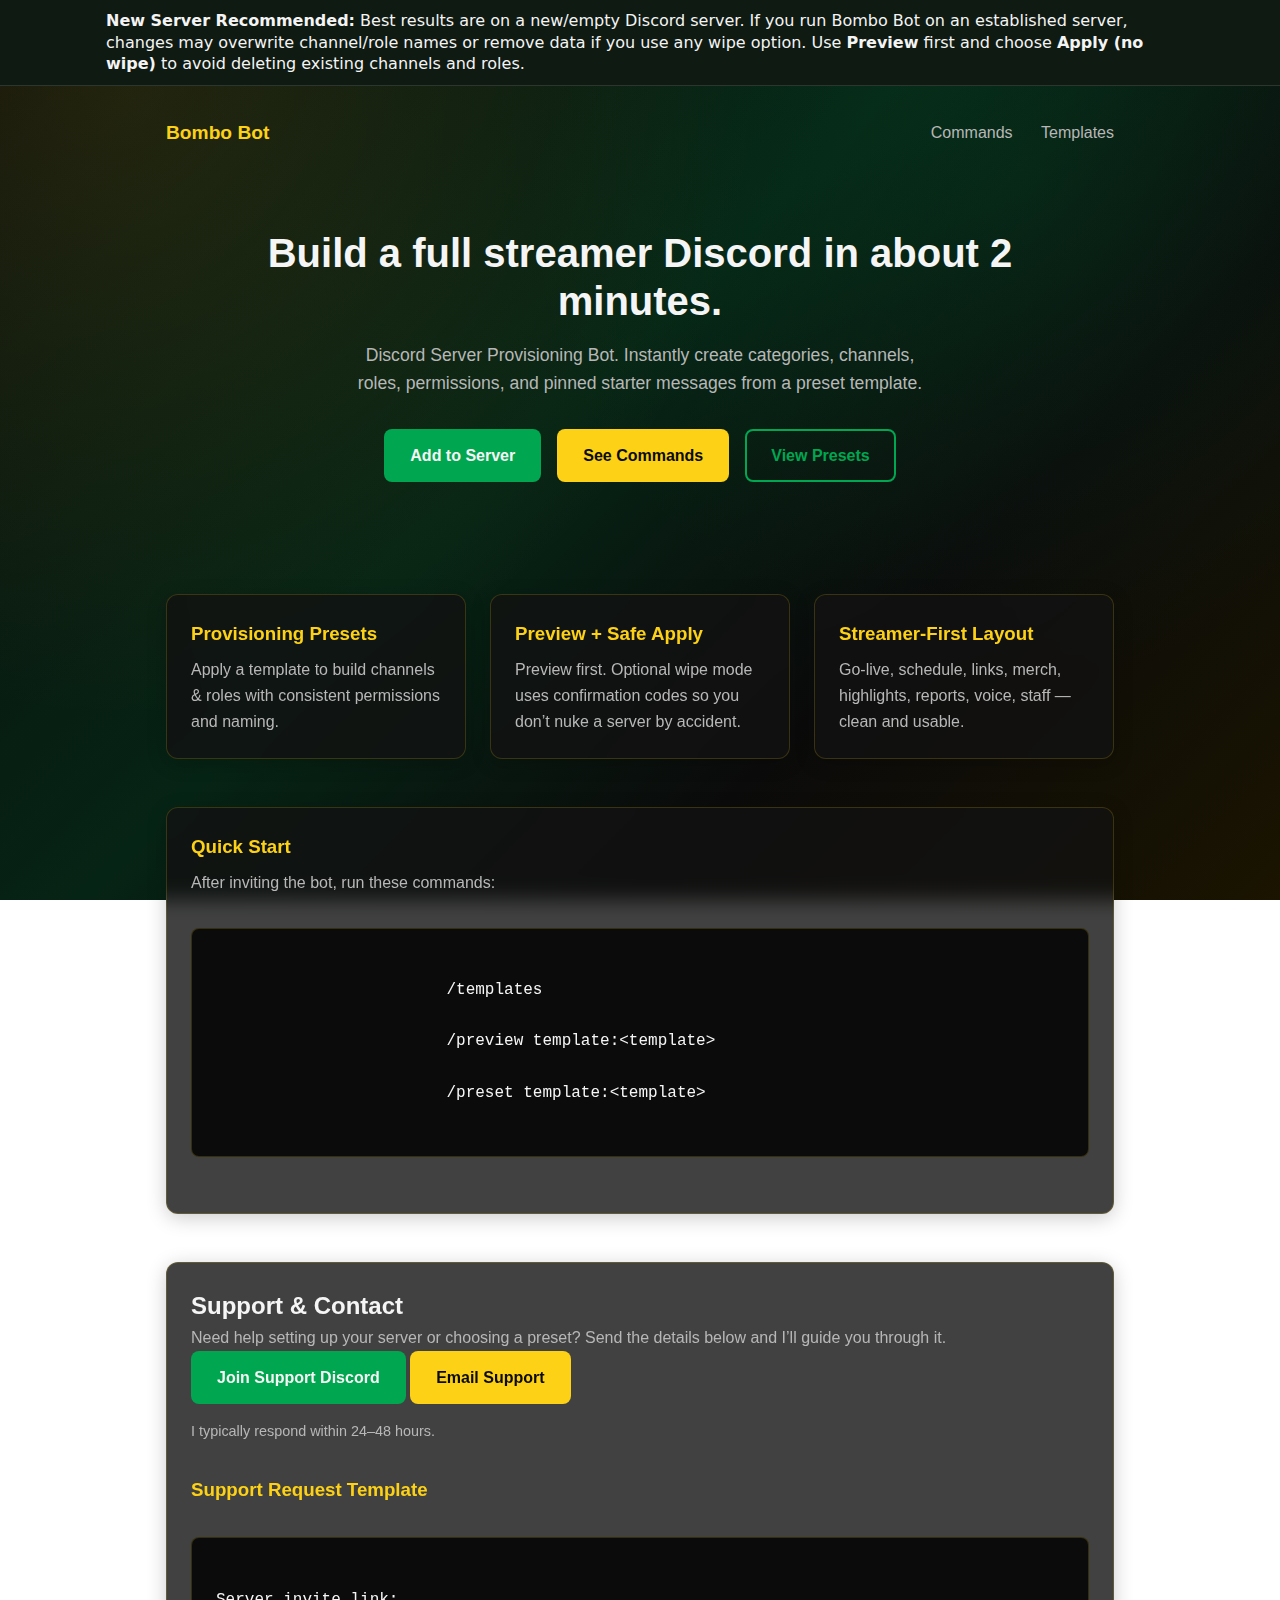
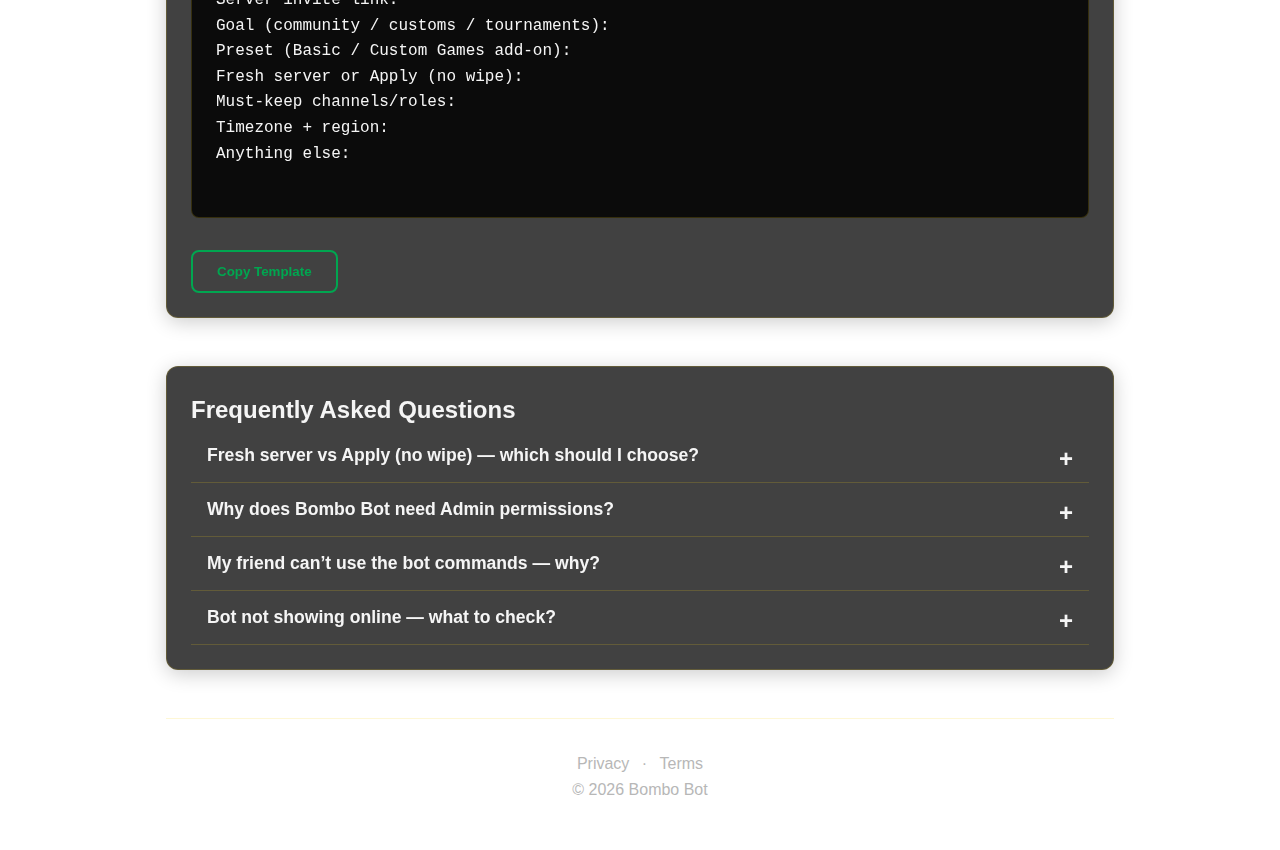
<file: index.html>
<!doctype html>
<html lang="en">
<head>
    <meta charset="utf-8" />
    <meta name="viewport" content="width=device-width,initial-scale=1" />
    <title>Bombo Bot — Discord Server Provisioning Bot</title>
    <meta name="description" content="Build a full streamer Discord in about 2 minutes." />
    <link rel="icon" type="image/png" href="assets/bot-icon.png">
    <link rel="stylesheet" href="assets/style.css">
    <meta property="og:title" content="Bombo Bot">
    <meta property="og:description" content="Build a full streamer Discord in about 2 minutes.">
    <meta property="og:image" content="assets/bot-icon.png">
    <meta name="twitter:card" content="summary_large_image">
    <meta name="twitter:image" content="assets/bot-icon.png">
</head>
<body>
<div id="safety-note" style="position:sticky;top:0;z-index:9999;background:#0f1a12;color:#f4f4f4;border-bottom:1px solid rgba(255,255,255,.12);">
  <div style="max-width:1100px;margin:0 auto;padding:10px 16px;font-family:system-ui,-apple-system,Segoe UI,Roboto,Arial,sans-serif;line-height:1.35;">
    <strong>New Server Recommended:</strong>
    Best results are on a new/empty Discord server. If you run Bombo Bot on an established server, changes may overwrite channel/role names or remove data if you use any wipe option. Use <strong>Preview</strong> first and choose <strong>Apply (no wipe)</strong> to avoid deleting existing channels and roles.
  </div>
</div>
</div>

<div class="container">
        <nav class="navbar">
            <div class="brand">Bombo Bot</div>
            <div class="nav-links">
                <a href="commands.html">Commands</a>
                <a href="templates.html">Templates</a>
            </div>
        </nav>

        <header class="hero">
            <h1>Build a full streamer Discord in about 2 minutes.</h1>
            <p class="subtext">
                Discord Server Provisioning Bot. Instantly create categories, channels, roles, permissions, and pinned starter messages from a preset template.
            </p>
            <div class="cta-buttons">
                <a href="https://discord.com/api/oauth2/authorize?client_id=1461608539511456011&permissions=8&scope=bot%20applications.commands" class="btn btn-primary" target="_blank" rel="noreferrer">Add to Server</a>
                <a href="commands.html" class="btn btn-secondary">See Commands</a>
                <a href="templates.html" class="btn btn-outline">View Presets</a>
            </div>
        </header>

        <main>
            <section class="card-grid">
                <div class="card">
                    <h3>Provisioning Presets</h3>
                    <p>Apply a template to build channels & roles with consistent permissions and naming.</p>
                </div>
                <div class="card">
                    <h3>Preview + Safe Apply</h3>
                    <p>Preview first. Optional wipe mode uses confirmation codes so you don’t nuke a server by accident.</p>
                </div>
                <div class="card">
                    <h3>Streamer-First Layout</h3>
                    <p>Go-live, schedule, links, merch, highlights, reports, voice, staff — clean and usable.</p>
                </div>
            </section>

            <section class="quick-start">
                <div class="card">
                    <h3>Quick Start</h3>
                    <p>After inviting the bot, run these commands:</p>
                    <div class="code-block">
                        /templates<br/>
                        /preview template:&lt;template&gt;<br/>
                        /preset template:&lt;template&gt;
                    </div>
                </div>
            </section>
        </main>

        <section class="support-contact">
            <div class="card">
                <h2>Support & Contact</h2>
                <p>Need help setting up your server or choosing a preset? Send the details below and I’ll guide you through it.</p>
                <div class="cta-buttons">
                    <a href="[DISCORD_SERVER_LINK]" class="btn btn-primary" target="_blank" rel="noreferrer">Join Support Discord</a>
                    <a href="mailto:[CONTACT_EMAIL]" class="btn btn-secondary">Email Support</a>
                </div>
                <p style="font-size: 0.9rem; color: var(--muted); margin-top: 1rem;">I typically respond within 24–48 hours.</p><div class="support-template">
                    <h3>Support Request Template</h3>
                    <div class="code-block" id="support-template">
Server invite link:
Goal (community / customs / tournaments):
Preset (Basic / Custom Games add-on):
Fresh server or Apply (no wipe):
Must-keep channels/roles:
Timezone + region:
Anything else:
                    </div>
                    <button class="btn btn-outline" onclick="copySupportTemplate()">Copy Template</button>
                </div>
            </div>
        </section>

        <section class="faq">
            <div class="card">
                <h2>Frequently Asked Questions</h2>
                <div class="accordion">
                    <div class="accordion-item">
                        <button class="accordion-header">Fresh server vs Apply (no wipe) — which should I choose?</button>
                        <div class="accordion-content">
                            <p><strong>Fresh server:</strong> Best for new, empty servers. Use the `/provision` command with the `wipe` option if you want to start completely clean (this is destructive).<br><strong>Apply (no wipe):</strong> Best for existing servers where you want to add the bot's structure without deleting your current channels and roles.</p>
                        </div>
                    </div>
                    <div class="accordion-item">
                        <button class="accordion-header">Why does Bombo Bot need Admin permissions?</button>
                        <div class="accordion-content">
                            <p>Bombo Bot needs Administrator permissions to create, manage, and delete channels, categories, and roles as defined in the templates. This is essential for its core provisioning functionality.</p>
                        </div>
                    </div>
                    <div class="accordion-item">
                        <button class="accordion-header">My friend can’t use the bot commands — why?</button>
                        <div class="accordion-content">
                            <p>Bot commands are typically restricted to users with Administrator or specific server management permissions to prevent accidental changes. Your friend will need appropriate permissions in the server to use the bot.</p>
                        </div>
                    </div>
                    <div class="accordion-item">
                        <button class="accordion-header">Bot not showing online — what to check?</button>
                        <div class="accordion-content">
                            <p>If the bot is offline, check the official Discord status page for outages. If there are no Discord-wide issues, please join the support server for assistance.</p>
                        </div>
                    </div>
                </div>
            </div>
        </section>

        <footer class="footer">
            <div class="footer-links">
                <a href="privacy.html">Privacy</a>
                ·
                <a href="terms.html">Terms</a>
            </div>
            <p>© <span id="y"></span> Bombo Bot</p>
        </footer>
    </div>
    <script>
        document.getElementById("y").textContent = new Date().getFullYear();

        function copySupportTemplate() {
            const templateText = document.getElementById('support-template').innerText;
            navigator.clipboard.writeText(templateText).then(() => {
                alert('Support template copied to clipboard!');
            });
        }

        document.querySelectorAll('.accordion-header').forEach(button => {
            button.addEventListener('click', () => {
                const accordionContent = button.nextElementSibling;
                button.classList.toggle('active');
                if (button.classList.contains('active')) {
                    accordionContent.style.maxHeight = accordionContent.scrollHeight + 'px';
                } else {
                    accordionContent.style.maxHeight = 0;
                }
            });
        });
    </script>
<!-- redeploy: 2026-01-18T15:18:29Z -->
</body>
</html>
</file>
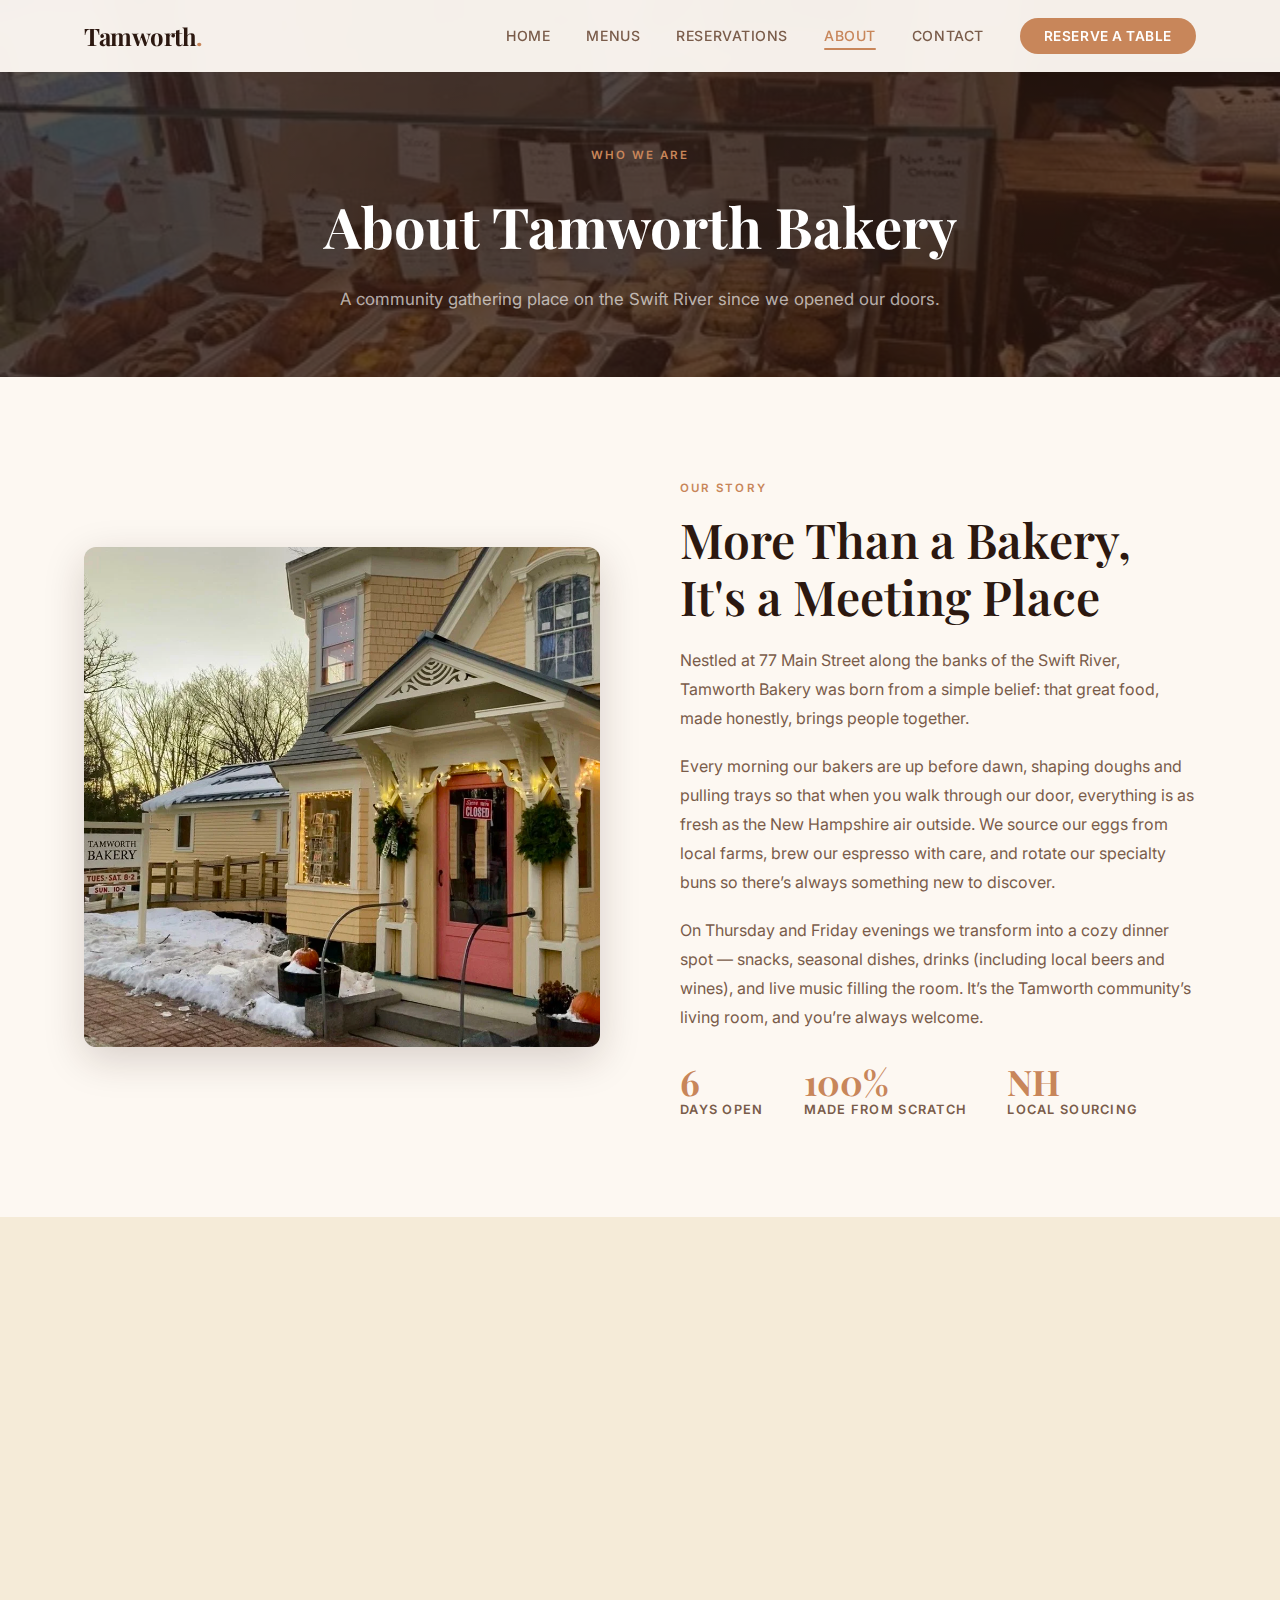
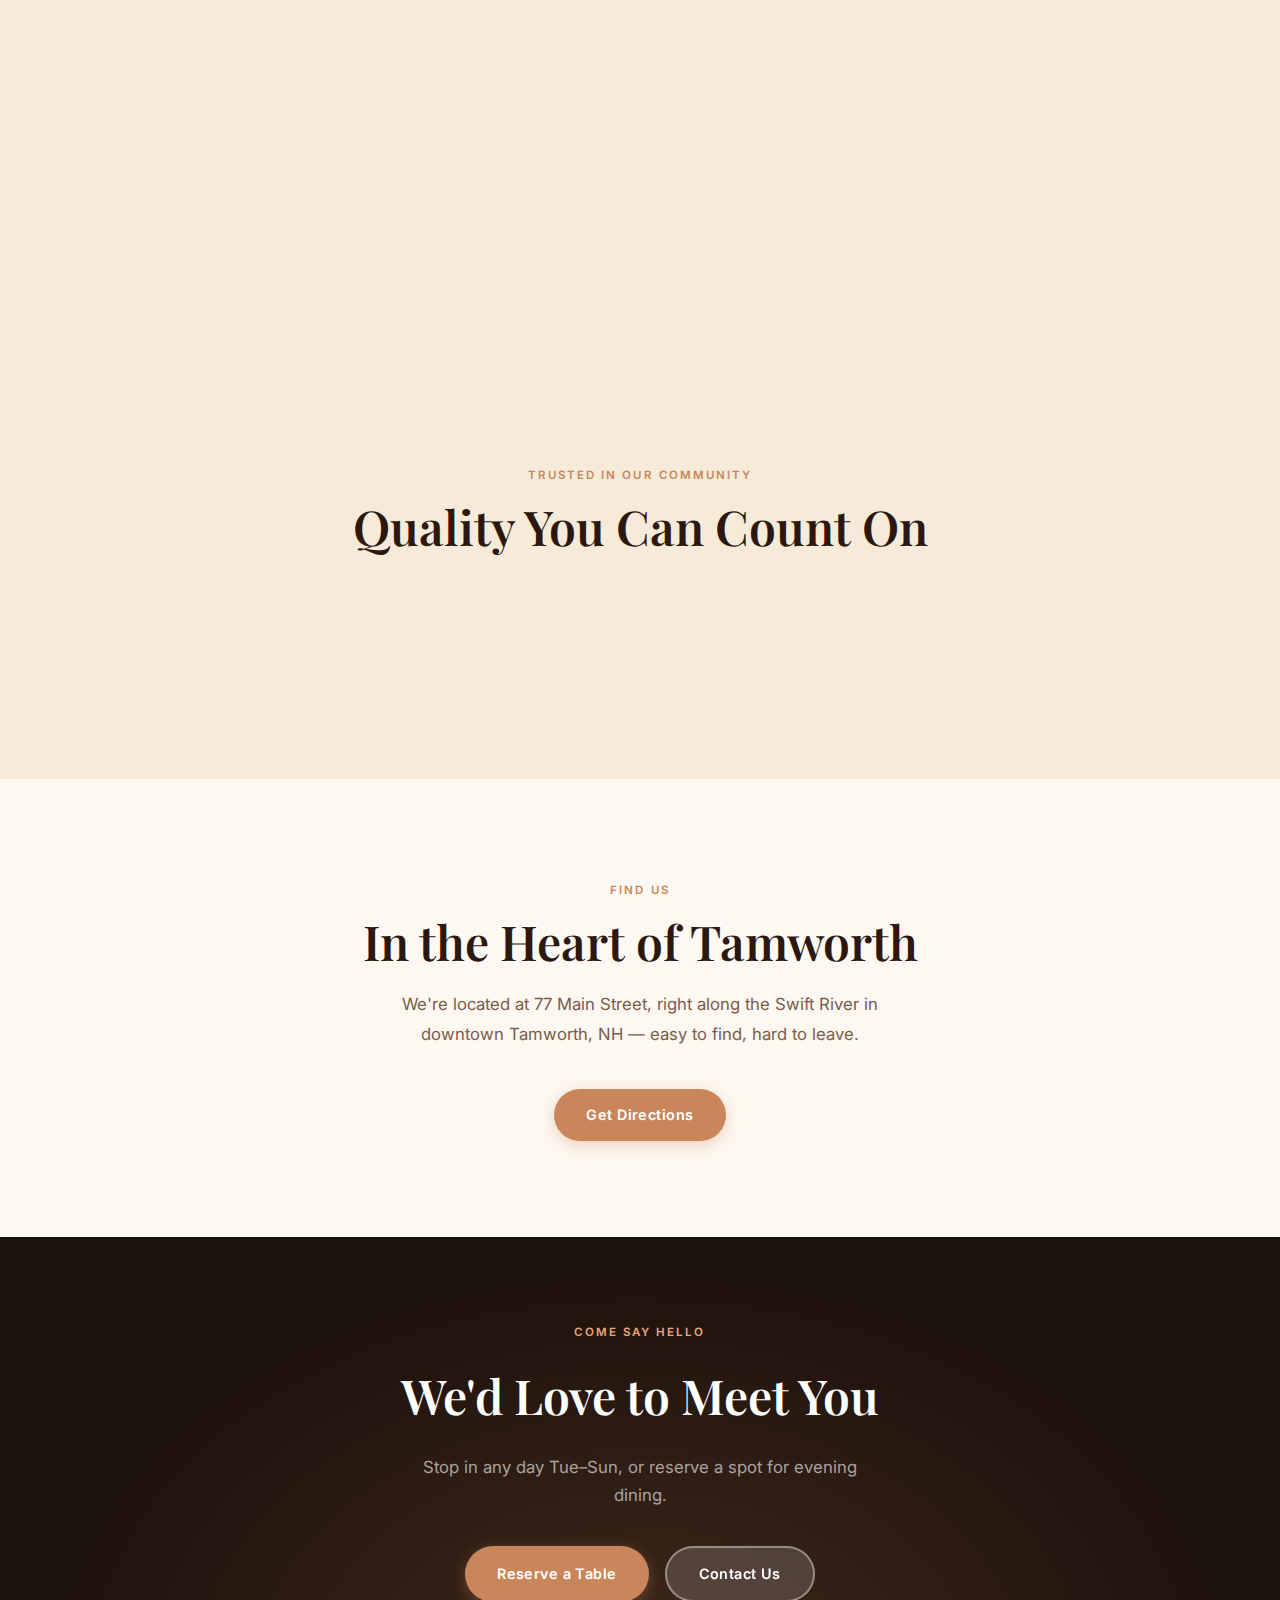
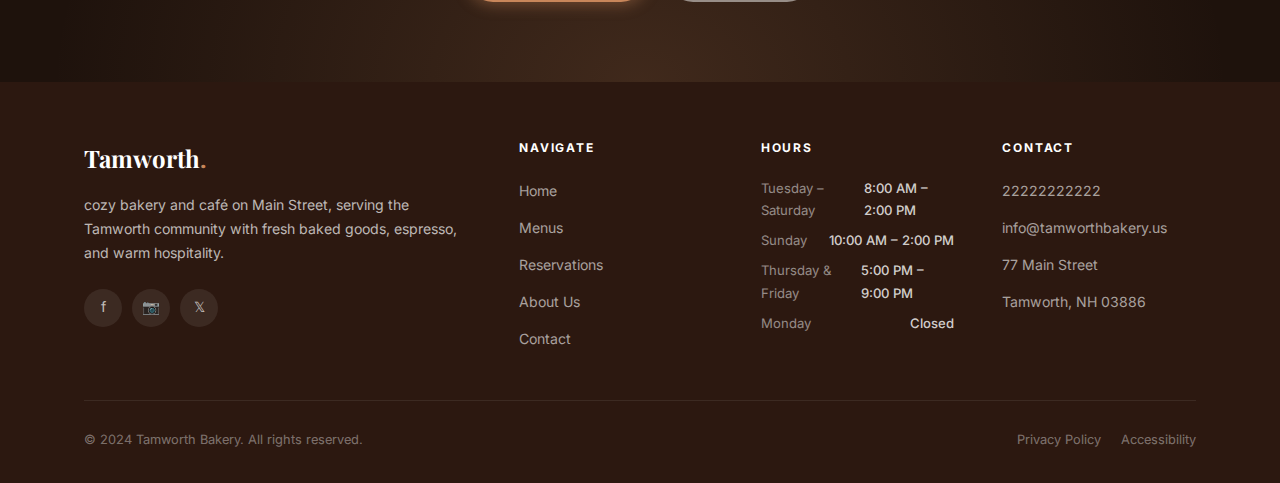
<file: about.html>
<!DOCTYPE html>
<html lang="en">
<head>
  <meta charset="UTF-8" />
  <meta name="viewport" content="width=device-width, initial-scale=1.0" />
  <meta name="description" content="Fresh baked goods, espresso, and savory lunch in the heart of Tamworth, NH. Open Tue–Sun." />
  <meta name="theme-color" content="#2C1810" />
  <meta property="og:title" content="Tamworth Bakery" />
  <meta property="og:description" content="Fresh baked goods, espresso, and savory lunch in the heart of Tamworth, NH. Open Tue–Sun." />
  <meta property="og:type" content="website" />
  <title>About Us — Tamworth Bakery</title>
  <link rel="stylesheet" href="css/style.css" />
  <link rel="preconnect" href="https://fonts.googleapis.com" />
  <link rel="preconnect" href="https://fonts.gstatic.com" crossorigin />
  
  <style>
    .values-grid {
      display: grid;
      grid-template-columns: repeat(3, 1fr);
      gap: 24px;
      margin-top: 64px;
    }
    .value-card {
      background: var(--color-white);
      border-radius: var(--radius-md);
      padding: 32px 28px;
      border: 1px solid var(--color-border);
      text-align: center;
      transition: var(--transition);
    }
    .value-card:hover {
      transform: translateY(-4px);
      box-shadow: var(--shadow-md);
      border-color: var(--color-accent);
    }
    .value-icon {
      font-size: 2.4rem;
      margin-bottom: 16px;
    }
    .value-title {
      font-family: var(--font-serif);
      font-size: 1.15rem;
      font-weight: 600;
      color: var(--color-primary);
      margin-bottom: 10px;
    }
    .value-desc {
      font-size: 0.88rem;
      color: var(--color-text-muted);
      line-height: 1.65;
    }
    .story-layout {
      display: grid;
      grid-template-columns: 1fr 1fr;
      gap: 80px;
      align-items: center;
    }
    .story-img {
      border-radius: var(--radius-md);
      overflow: hidden;
      height: 500px;
      box-shadow: var(--shadow-lg);
    }
    .story-img img { width: 100%; height: 100%; object-fit: cover; }

    .cert-bar {
      background: var(--color-bg-warm);
      padding: 48px 0;
      text-align: center;
    }
    .cert-grid {
      display: flex;
      justify-content: center;
      align-items: center;
      gap: 48px;
      flex-wrap: wrap;
      margin-top: 32px;
    }
    .cert-item {
      display: flex;
      flex-direction: column;
      align-items: center;
      gap: 8px;
    }
    .cert-badge {
      width: 72px; height: 72px;
      border-radius: 50%;
      background: var(--color-primary);
      display: flex;
      align-items: center;
      justify-content: center;
      font-size: 1.8rem;
      box-shadow: var(--shadow-md);
    }
    .cert-name {
      font-size: 0.78rem;
      font-weight: 700;
      letter-spacing: 0.08em;
      text-transform: uppercase;
      color: var(--color-text-muted);
      text-align: center;
      max-width: 100px;
    }

    @media (max-width: 1024px) {
      .values-grid { grid-template-columns: 1fr 1fr; }
      .story-layout { grid-template-columns: 1fr; gap: 40px; }
      .story-img { height: 360px; }
    }
    @media (max-width: 600px) {
      .values-grid { grid-template-columns: 1fr; }
      .cert-grid { gap: 28px; }
    }
  </style>

</head>
<body>

    <nav class="nav scrolled" aria-label="Main navigation">
    <div class="nav-inner">
      <a href="index.html" class="nav-logo">Tamworth<span>.</span></a>
      <ul class="nav-links" role="list">
        <li><a href="index.html"         class="nav-link ">Home</a></li>
        <li><a href="menus.html"         class="nav-link ">Menus</a></li>
        <li><a href="reservations.html"  class="nav-link ">Reservations</a></li>
        <li><a href="about.html"         class="nav-link active">About</a></li>
        <li><a href="contact.html"       class="nav-link ">Contact</a></li>
        <li><a href="reservations.html"  class="nav-link nav-cta">Reserve a Table</a></li>
      </ul>
      <button class="nav-hamburger" aria-label="Toggle menu" aria-expanded="false">
        <span></span><span></span><span></span>
      </button>
    </div>
  </nav>

  

  <header class="page-header">
    <div class="container page-header-inner">
      <span class="section-label">Who We Are</span>
      <h1 class="page-header-title">About Tamworth Bakery</h1>
      <p class="page-header-sub">A community gathering place on the Swift River since we opened our doors.</p>
    </div>
  </header>

  <main>
    <!-- Story Section -->
    <section class="section">
      <div class="container">
        <div class="story-layout">
          <div class="story-img fade-up">
            <img
              src="images/about_hero.jpg"
              alt="Inside Tamworth Bakery — warm, welcoming atmosphere"
              loading="lazy"
            />
          </div>
          <div class="fade-up delay-2">
            <span class="section-label">Our Story</span>
            <h2 class="section-title">More Than a Bakery,<br>It&#39;s a Meeting Place</h2>
            
            <p style="font-size:1rem;color:var(--color-text-muted);line-height:1.8;margin-bottom:20px">
              Nestled at 77 Main Street along the banks of the Swift River, Tamworth Bakery was born from a simple belief: that great food, made honestly, brings people together.
            </p>
            
            <p style="font-size:1rem;color:var(--color-text-muted);line-height:1.8;margin-bottom:20px">
              Every morning our bakers are up before dawn, shaping doughs and pulling trays so that when you walk through our door, everything is as fresh as the New Hampshire air outside. We source our eggs from local farms, brew our espresso with care, and rotate our specialty buns so there’s always something new to discover.
            </p>
            
            <p style="font-size:1rem;color:var(--color-text-muted);line-height:1.8;margin-bottom:32px">
              On Thursday and Friday evenings we transform into a cozy dinner spot — snacks, seasonal dishes, drinks (including local beers and wines), and live music filling the room. It’s the Tamworth community’s living room, and you’re always welcome.
            </p>
            
            <div style="display:flex;gap:40px">
              
              <div>
                <p style="font-family:var(--font-serif);font-size:2.2rem;font-weight:700;color:var(--color-accent);line-height:1">6</p>
                <p style="font-size:0.8rem;color:var(--color-text-muted);text-transform:uppercase;letter-spacing:.1em;font-weight:600">Days Open</p>
              </div>
              
              <div>
                <p style="font-family:var(--font-serif);font-size:2.2rem;font-weight:700;color:var(--color-accent);line-height:1">100%</p>
                <p style="font-size:0.8rem;color:var(--color-text-muted);text-transform:uppercase;letter-spacing:.1em;font-weight:600">Made From Scratch</p>
              </div>
              
              <div>
                <p style="font-family:var(--font-serif);font-size:2.2rem;font-weight:700;color:var(--color-accent);line-height:1">NH</p>
                <p style="font-size:0.8rem;color:var(--color-text-muted);text-transform:uppercase;letter-spacing:.1em;font-weight:600">Local Sourcing</p>
              </div>
              
            </div>
          </div>
        </div>
      </div>
    </section>

    <!-- Values -->
    <section class="section" style="background:var(--color-bg-warm);padding-top:0">
      <div class="container">
        <div style="text-align:center" class="fade-up">
          <span class="section-label">What We Stand For</span>
          <h2 class="section-title">Our Values</h2>
        </div>
        <div class="values-grid">
          
          <div class="value-card fade-up delay-1">
            <div class="value-icon">🌾</div>
            <h3 class="value-title">Scratch-Made Always</h3>
            <p class="value-desc">No shortcuts. Every bun, scone, and sandwich starts with quality ingredients and hands-on care every single morning.</p>
          </div>
          
          <div class="value-card fade-up delay-2">
            <div class="value-icon">🤝</div>
            <h3 class="value-title">Community First</h3>
            <p class="value-desc">We’re more than a café — we’re a gathering place for neighbours, families, and friends who call Tamworth home.</p>
          </div>
          
          <div class="value-card fade-up delay-3">
            <div class="value-icon">🌍</div>
            <h3 class="value-title">Local &amp; Sustainable</h3>
            <p class="value-desc">We partner with local NH farmers and suppliers to keep our ingredients fresh, ethical, and close to home.</p>
          </div>
          
          <div class="value-card fade-up delay-1">
            <div class="value-icon">🎵</div>
            <h3 class="value-title">Culture &amp; Creativity</h3>
            <p class="value-desc">Live music, rotating menus, seasonal specials — we keep things alive and celebrate the creative spirit of our town.</p>
          </div>
          
          <div class="value-card fade-up delay-2">
            <div class="value-icon">♿</div>
            <h3 class="value-title">Welcoming to All</h3>
            <p class="value-desc">Everyone has a seat at our table. We strive to make our space accessible, inclusive, and genuinely warm.</p>
          </div>
          
          <div class="value-card fade-up delay-3">
            <div class="value-icon">✨</div>
            <h3 class="value-title">Consistency &amp; Craft</h3>
            <p class="value-desc">Whether it’s your first visit or your hundredth, expect the same quality, the same care, and the same smile at the counter.</p>
          </div>
          
        </div>
      </div>
    </section>

    <!-- Certifications / Trust -->
    <div class="cert-bar">
      <div class="container">
        <span class="section-label">Trusted In Our Community</span>
        <h2 class="section-title" style="margin-bottom:0">Quality You Can Count On</h2>
        <div class="cert-grid fade-up">
          
          <div class="cert-item">
            <div class="cert-badge">🎖️</div>
            <span class="cert-name">NH Food Safe Certified</span>
          </div>
          
          <div class="cert-item">
            <div class="cert-badge">🌿</div>
            <span class="cert-name">Local Farm Partners</span>
          </div>
          
          <div class="cert-item">
            <div class="cert-badge">⭐</div>
            <span class="cert-name">Community Favourite</span>
          </div>
          
          <div class="cert-item">
            <div class="cert-badge">🍞</div>
            <span class="cert-name">Artisan Bakers</span>
          </div>
          
          <div class="cert-item">
            <div class="cert-badge">🌎</div>
            <span class="cert-name">Sustainable Practices</span>
          </div>
          
        </div>
      </div>
    </div>

    <!-- Location Feature -->
    <section class="section">
      <div class="container" style="text-align:center">
        <span class="section-label">Find Us</span>
        <h2 class="section-title">In the Heart of Tamworth</h2>
        <p class="section-subtitle" style="margin:0 auto 40px">
          We're located at 77 Main Street, right along the Swift River in downtown Tamworth, NH — easy to find, hard to leave.
        </p>
        <a href="contact.html" class="btn btn-primary">Get Directions</a>
      </div>
    </section>
  </main>

  <section class="cta-banner">
    <div class="container cta-banner-inner">
      <span class="section-label">Come Say Hello</span>
      <h2 class="cta-banner-title">We'd Love to Meet You</h2>
      <p class="cta-banner-sub">Stop in any day Tue–Sun, or reserve a spot for evening dining.</p>
      <div class="cta-actions">
        <a href="reservations.html" class="btn btn-primary">Reserve a Table</a>
        <a href="contact.html"      class="btn btn-light">Contact Us</a>
      </div>
    </div>
  </section>



    <footer class="footer" aria-label="Site footer">
    <div class="container">
      <div class="footer-grid">
        <div class="footer-brand">
          <div class="footer-logo">Tamworth<span>.</span></div>
          <p class="footer-tagline"> cozy bakery and café on Main Street, serving the Tamworth community with fresh baked goods, espresso, and warm hospitality.</p>
          <div class="social-links">
            <a href="#" class="social-link" aria-label="Facebook">f</a>
            <a href="#" class="social-link" aria-label="Instagram">📷</a>
            <a href="#" class="social-link" aria-label="Twitter/X">𝕏</a>
          </div>
        </div>
        <div>
          <p class="footer-col-title">Navigate</p>
          <ul class="footer-links">
            <li><a href="index.html"       class="footer-link">Home</a></li>
            <li><a href="menus.html"       class="footer-link">Menus</a></li>
            <li><a href="reservations.html" class="footer-link">Reservations</a></li>
            <li><a href="about.html"       class="footer-link">About Us</a></li>
            <li><a href="contact.html"     class="footer-link">Contact</a></li>
          </ul>
        </div>
        <div>
          <p class="footer-col-title">Hours</p>
          <ul class="footer-hours-list">
            
            <li class="footer-hours-item">
              <span class="footer-hours-day">Tuesday – Saturday</span>
              <span class="footer-hours-time">8:00 AM – 2:00 PM</span>
            </li>
            
            <li class="footer-hours-item">
              <span class="footer-hours-day">Sunday</span>
              <span class="footer-hours-time">10:00 AM – 2:00 PM</span>
            </li>
            
            <li class="footer-hours-item">
              <span class="footer-hours-day">Thursday &amp; Friday</span>
              <span class="footer-hours-time">5:00 PM – 9:00 PM</span>
            </li>
            
            <li class="footer-hours-item">
              <span class="footer-hours-day">Monday</span>
              <span class="footer-hours-time">Closed</span>
            </li>
            
          </ul>
        </div>
        <div>
          <p class="footer-col-title">Contact</p>
          <ul class="footer-links">
            <li><a href="tel:" class="footer-link">22222222222</a></li>
            <li><a href="mailto:info@tamworthbakery.us" class="footer-link">info@tamworthbakery.us</a></li>
            <li><span class="footer-link" style="cursor:default">77 Main Street</span></li>
            <li><span class="footer-link" style="cursor:default">Tamworth, NH 03886</span></li>
          </ul>
        </div>
      </div>
      <div class="footer-bottom">
        <p class="footer-copy">&copy; 2024 Tamworth Bakery. All rights reserved.</p>
        <div class="footer-bottom-links">
          <a href="#" class="footer-bottom-link">Privacy Policy</a>
          <a href="#" class="footer-bottom-link">Accessibility</a>
        </div>
      </div>
    </div>
  </footer>

  <script src="js/main.js" defer></script>
</body>
</html>
</file>
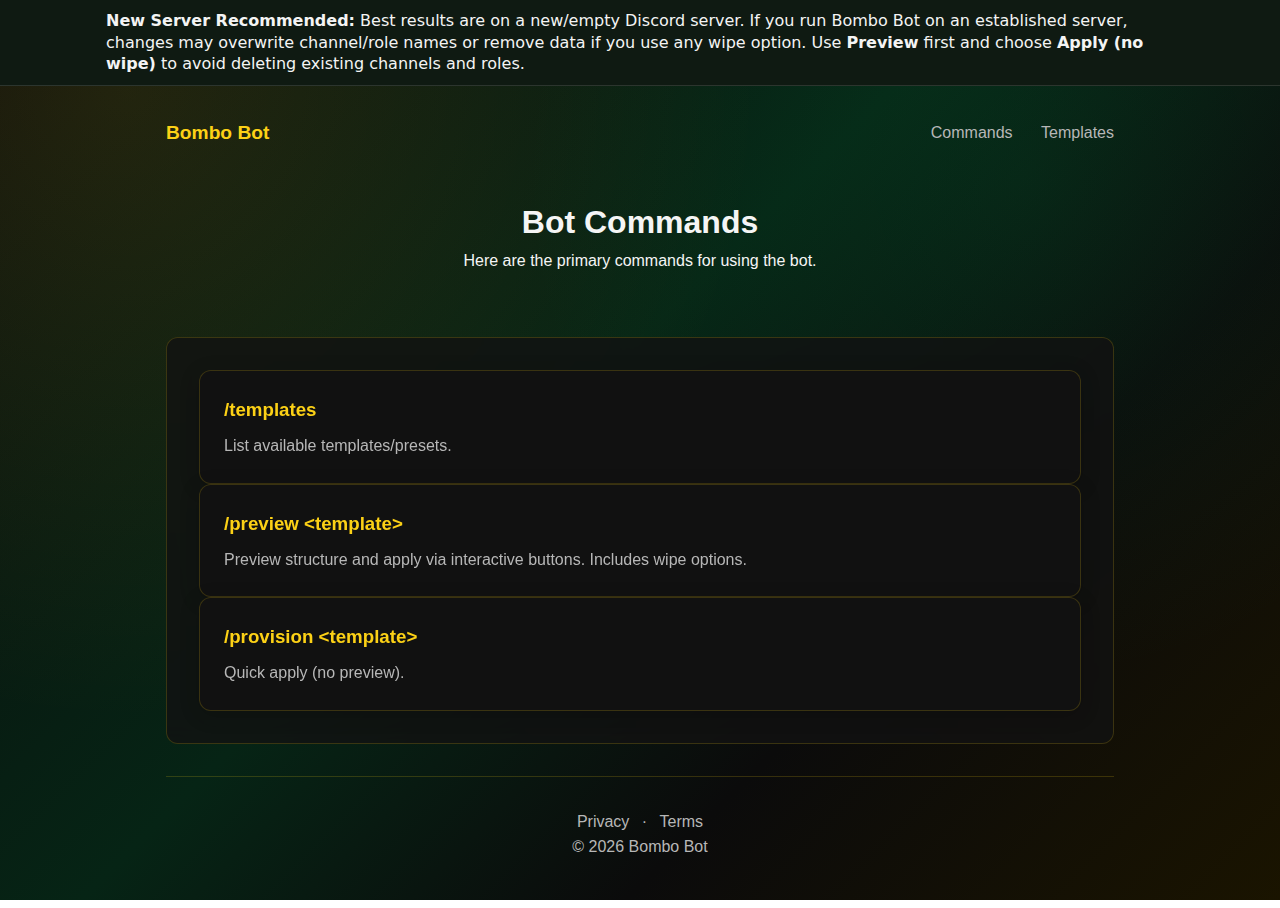
<file: commands.html>
<!doctype html>
<html lang="en">
<head>
    <meta charset="utf-8" />
    <meta name="viewport" content="width=device-width,initial-scale=1" />
    <title>Commands - Bombo Bot</title>
    <link rel="icon" type="image/png" href="assets/bot-icon.png">
    <link rel="stylesheet" href="assets/style.css">
</head>
<body>
<div id="safety-note" style="position:sticky;top:0;z-index:9999;background:#0f1a12;color:#f4f4f4;border-bottom:1px solid rgba(255,255,255,.12);">
  <div style="max-width:1100px;margin:0 auto;padding:10px 16px;font-family:system-ui,-apple-system,Segoe UI,Roboto,Arial,sans-serif;line-height:1.35;">
    <strong>New Server Recommended:</strong>
    Best results are on a new/empty Discord server. If you run Bombo Bot on an established server, changes may overwrite channel/role names or remove data if you use any wipe option. Use <strong>Preview</strong> first and choose <strong>Apply (no wipe)</strong> to avoid deleting existing channels and roles.
  </div>
</div>
</div>

    <div class="container">
        <nav class="navbar">
            <div class="brand"><a href="index.html" style="color: var(--gold); text-decoration: none;">Bombo Bot</a></div>
            <div class="nav-links">
                <a href="commands.html">Commands</a>
                <a href="templates.html">Templates</a>
            </div>
        </nav>

        <header class="content-header">
            <h1>Bot Commands</h1>
            <p class="subtext">Here are the primary commands for using the bot.</p>
        </header>

        <main class="content-body">
            <div class="card">
                <h3>/templates</h3>
                <p>List available templates/presets.</p>
            </div>
            <div class="card">
                <h3>/preview &lt;template&gt;</h3>
                <p>Preview structure and apply via interactive buttons. Includes wipe options.</p>
            </div>
            <div class="card">
                <h3>/provision &lt;template&gt;</h3>
                <p>Quick apply (no preview).</p>
            </div>
        </main>

        <footer class="footer">
            <div class="footer-links">
                <a href="privacy.html">Privacy</a>
                ·
                <a href="terms.html">Terms</a>
            </div>
            <p>© <span id="y"></span> Bombo Bot</p>
        </footer>
    </div>
    <script>document.getElementById("y").textContent = new Date().getFullYear();</script>
</body>
</html>
</file>
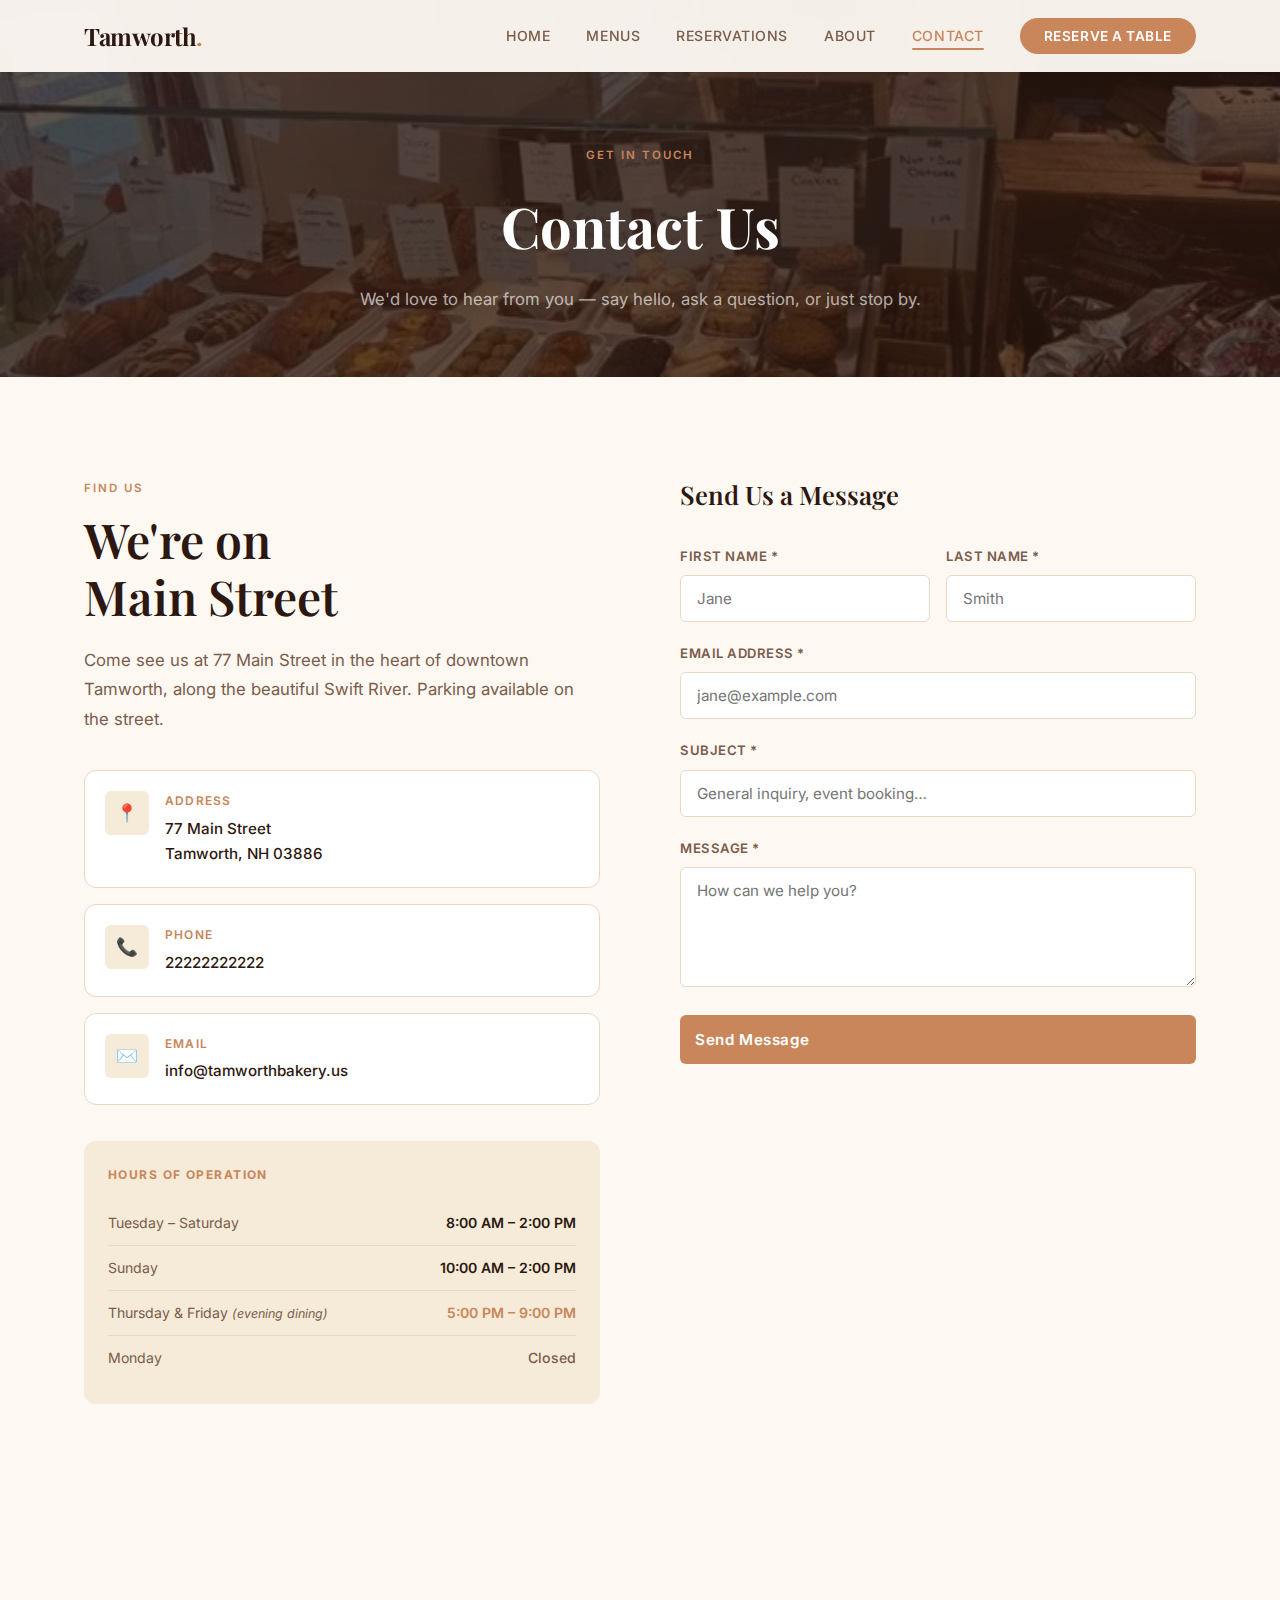
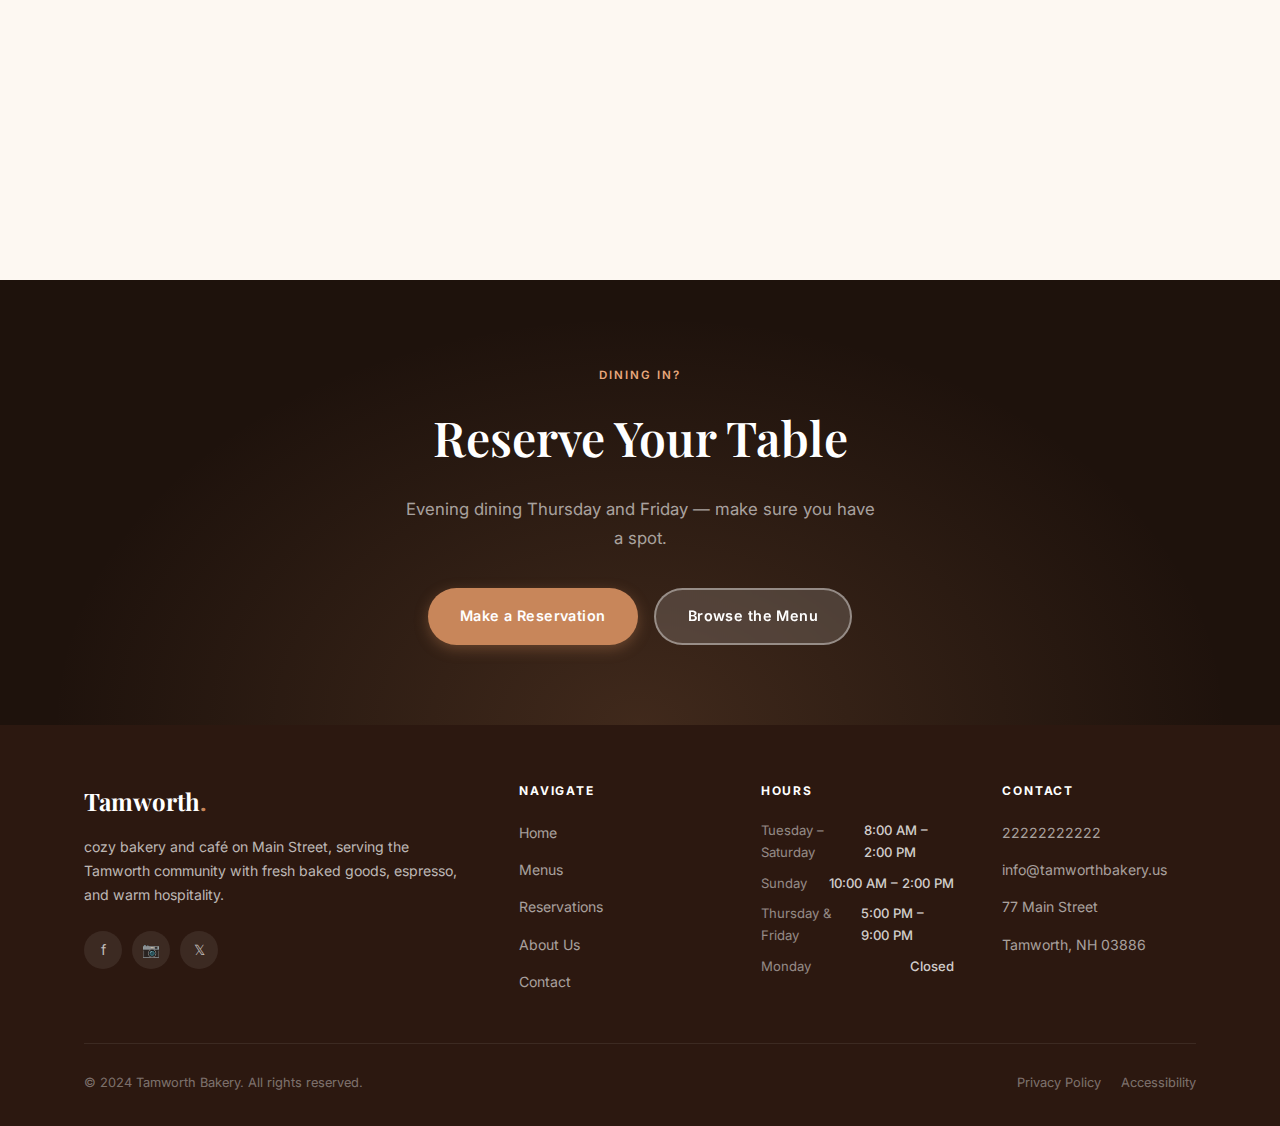
<file: contact.html>
<!DOCTYPE html>
<html lang="en">
<head>
  <meta charset="UTF-8" />
  <meta name="viewport" content="width=device-width, initial-scale=1.0" />
  <meta name="description" content="Fresh baked goods, espresso, and savory lunch in the heart of Tamworth, NH. Open Tue–Sun." />
  <meta name="theme-color" content="#2C1810" />
  <meta property="og:title" content="Tamworth Bakery" />
  <meta property="og:description" content="Fresh baked goods, espresso, and savory lunch in the heart of Tamworth, NH. Open Tue–Sun." />
  <meta property="og:type" content="website" />
  <title>Contact — Tamworth Bakery</title>
  <link rel="stylesheet" href="css/style.css" />
  <link rel="preconnect" href="https://fonts.googleapis.com" />
  <link rel="preconnect" href="https://fonts.gstatic.com" crossorigin />
  
</head>
<body>

    <nav class="nav scrolled" aria-label="Main navigation">
    <div class="nav-inner">
      <a href="index.html" class="nav-logo">Tamworth<span>.</span></a>
      <ul class="nav-links" role="list">
        <li><a href="index.html"         class="nav-link ">Home</a></li>
        <li><a href="menus.html"         class="nav-link ">Menus</a></li>
        <li><a href="reservations.html"  class="nav-link ">Reservations</a></li>
        <li><a href="about.html"         class="nav-link ">About</a></li>
        <li><a href="contact.html"       class="nav-link active">Contact</a></li>
        <li><a href="reservations.html"  class="nav-link nav-cta">Reserve a Table</a></li>
      </ul>
      <button class="nav-hamburger" aria-label="Toggle menu" aria-expanded="false">
        <span></span><span></span><span></span>
      </button>
    </div>
  </nav>

  

  <header class="page-header">
    <div class="container page-header-inner">
      <span class="section-label">Get in Touch</span>
      <h1 class="page-header-title">Contact Us</h1>
      <p class="page-header-sub">We'd love to hear from you — say hello, ask a question, or just stop by.</p>
    </div>
  </header>

  <main>
    <section class="section contact-section">
      <div class="container">
        <div class="contact-layout">

          <!-- Info -->
          <div class="contact-info fade-up">
            <span class="section-label">Find Us</span>
            <h2 class="section-title">We're on<br>Main Street</h2>
            <p class="section-subtitle">
              Come see us at 77 Main Street in the heart of downtown Tamworth, along the beautiful Swift River. Parking available on the street.
            </p>

            <div class="contact-cards">
              <a href="https://maps.google.com/?q=77+Main+Street+Tamworth+NH" target="_blank" rel="noopener" class="contact-card">
                <div class="contact-card-icon">📍</div>
                <div>
                  <p class="contact-card-label">Address</p>
                  <p class="contact-card-value">77 Main Street<br>Tamworth, NH 03886</p>
                </div>
              </a>
              <a href="tel:" class="contact-card">
                <div class="contact-card-icon">📞</div>
                <div>
                  <p class="contact-card-label">Phone</p>
                  <p class="contact-card-value">22222222222</p>
                </div>
              </a>
              <a href="mailto:info@tamworthbakery.us" class="contact-card">
                <div class="contact-card-icon">✉️</div>
                <div>
                  <p class="contact-card-label">Email</p>
                  <p class="contact-card-value">info@tamworthbakery.us</p>
                </div>
              </a>
            </div>

            <!-- Hours summary -->
            <div style="background:var(--color-bg-warm);border-radius:var(--radius-md);padding:24px">
              <p style="font-size:0.75rem;font-weight:700;letter-spacing:.12em;text-transform:uppercase;color:var(--color-accent);margin-bottom:16px">Hours of Operation</p>
              <table style="width:100%;border-collapse:collapse">
                <tbody>
                  
                  <tr style="border-bottom:1px solid var(--color-border)">
                    <td style="padding:10px 0;font-size:.88rem;color:var(--color-text-muted)">Tuesday – Saturday</td>
                    
                    <td style="padding:10px 0;font-size:.88rem;font-weight:600;color:var(--color-primary);text-align:right">8:00 AM – 2:00 PM</td>
                    
                  </tr>
                  
                  <tr style="border-bottom:1px solid var(--color-border)">
                    <td style="padding:10px 0;font-size:.88rem;color:var(--color-text-muted)">Sunday</td>
                    
                    <td style="padding:10px 0;font-size:.88rem;font-weight:600;color:var(--color-primary);text-align:right">10:00 AM – 2:00 PM</td>
                    
                  </tr>
                  
                  <tr style="border-bottom:1px solid var(--color-border)">
                    <td style="padding:10px 0;font-size:.88rem;color:var(--color-text-muted)">Thursday &amp; Friday <em style="font-size:.78rem">(evening dining)</em></td>
                    
                    <td style="padding:10px 0;font-size:.88rem;font-weight:600;color:var(--color-accent);text-align:right">5:00 PM – 9:00 PM</td>
                    
                  </tr>
                  
                  <tr style="">
                    <td style="padding:10px 0;font-size:.88rem;color:var(--color-text-muted)">Monday</td>
                    
                    <td style="padding:10px 0;font-size:.88rem;font-weight:500;color:var(--color-text-muted);text-align:right">Closed</td>
                    
                  </tr>
                  
                </tbody>
              </table>
            </div>
          </div>

          <!-- Form -->
          <div class="contact-form-wrap fade-up delay-2">
            <form id="contactForm" novalidate>
              <input type="text" name="_honey" style="display:none !important; visibility:hidden; position:absolute; left:-9999px;" tabindex="-1" autocomplete="off" aria-hidden="true">
              <h3 class="form-title">Send Us a Message</h3>
              <div class="form-row">
                <div class="form-group">
                  <label for="firstName">First Name *</label>
                  <input type="text" id="firstName" name="firstName" required placeholder="Jane" />
                </div>
                <div class="form-group">
                  <label for="lastName">Last Name *</label>
                  <input type="text" id="lastName" name="lastName" required placeholder="Smith" />
                </div>
              </div>
              <div class="form-group">
                <label for="email">Email Address *</label>
                <input type="email" id="email" name="email" required placeholder="jane@example.com" />
              </div>
              <div class="form-group">
                <label for="subject">Subject *</label>
                <input type="text" id="subject" name="subject" required placeholder="General inquiry, event booking…" />
              </div>
              <div class="form-group">
                <label for="message">Message *</label>
                <textarea id="message" name="message" required placeholder="How can we help you?"></textarea>
              </div>
              <button type="submit" class="btn form-submit">Send Message</button>
            </form>
            <div class="form-success" id="formSuccess">
              <div class="form-success-icon">✅</div>
              <h3 class="form-success-title">Message Sent!</h3>
              <p class="form-success-text">Thank you for reaching out. We'll get back to you as soon as possible — usually within one business day.</p>
            </div>
          </div>
        </div>
      </div>
    </section>

    <!-- Map -->
    <div class="map-section">
      <iframe
        title="Tamworth Bakery location map"
        src="https://www.google.com/maps/embed?pb=!1m18!1m12!1m3!1d2925.4!2d-71.2692!3d43.8437!2m3!1f0!2f0!3f0!3m2!1i1024!2i768!4f13.1!3m3!1m2!1s0x4cb3c0!2sTamworth%2C%20NH!5e0!3m2!1sen!2sus!4v1"
        width="100%"
        height="100%"
        style="border:0"
        allowfullscreen=""
        loading="lazy"
        referrerpolicy="no-referrer-when-downgrade"
      ></iframe>
    </div>
  </main>

  <section class="cta-banner">
    <div class="container cta-banner-inner">
      <span class="section-label">Dining In?</span>
      <h2 class="cta-banner-title">Reserve Your Table</h2>
      <p class="cta-banner-sub">Evening dining Thursday and Friday — make sure you have a spot.</p>
      <div class="cta-actions">
        <a href="reservations.html" class="btn btn-primary">Make a Reservation</a>
        <a href="menus.html"        class="btn btn-light">Browse the Menu</a>
      </div>
    </div>
  </section>

  <script>
    // Override contact form to POST to API
    (function() {
      var form = document.getElementById('contactForm');
      var success = document.getElementById('formSuccess');
      if (!form) return;
      form.addEventListener('submit', function(e) {
        e.preventDefault();
        var btn = form.querySelector('.form-submit');
        var orig = btn.textContent;
        btn.textContent = 'Sending\u2026';
        btn.disabled = true;
        var data = new FormData(form);
        fetch('/api/tamworth-bakery/contact', {
          method: 'POST',
          body: data
        }).then(function(r) { return r.json(); })
          .then(function(json) {
            if (json.ok) {
              form.style.display = 'none';
              if (success) success.classList.add('visible');
            } else {
              btn.textContent = orig;
              btn.disabled = false;
              alert(json.error || 'Something went wrong. Please try again.');
            }
          }).catch(function() {
            btn.textContent = orig;
            btn.disabled = false;
            alert('Unable to send message. Please try again or call us directly.');
          });
      }, true);
    })();
  </script>



    <footer class="footer" aria-label="Site footer">
    <div class="container">
      <div class="footer-grid">
        <div class="footer-brand">
          <div class="footer-logo">Tamworth<span>.</span></div>
          <p class="footer-tagline"> cozy bakery and café on Main Street, serving the Tamworth community with fresh baked goods, espresso, and warm hospitality.</p>
          <div class="social-links">
            <a href="#" class="social-link" aria-label="Facebook">f</a>
            <a href="#" class="social-link" aria-label="Instagram">📷</a>
            <a href="#" class="social-link" aria-label="Twitter/X">𝕏</a>
          </div>
        </div>
        <div>
          <p class="footer-col-title">Navigate</p>
          <ul class="footer-links">
            <li><a href="index.html"       class="footer-link">Home</a></li>
            <li><a href="menus.html"       class="footer-link">Menus</a></li>
            <li><a href="reservations.html" class="footer-link">Reservations</a></li>
            <li><a href="about.html"       class="footer-link">About Us</a></li>
            <li><a href="contact.html"     class="footer-link">Contact</a></li>
          </ul>
        </div>
        <div>
          <p class="footer-col-title">Hours</p>
          <ul class="footer-hours-list">
            
            <li class="footer-hours-item">
              <span class="footer-hours-day">Tuesday – Saturday</span>
              <span class="footer-hours-time">8:00 AM – 2:00 PM</span>
            </li>
            
            <li class="footer-hours-item">
              <span class="footer-hours-day">Sunday</span>
              <span class="footer-hours-time">10:00 AM – 2:00 PM</span>
            </li>
            
            <li class="footer-hours-item">
              <span class="footer-hours-day">Thursday &amp; Friday</span>
              <span class="footer-hours-time">5:00 PM – 9:00 PM</span>
            </li>
            
            <li class="footer-hours-item">
              <span class="footer-hours-day">Monday</span>
              <span class="footer-hours-time">Closed</span>
            </li>
            
          </ul>
        </div>
        <div>
          <p class="footer-col-title">Contact</p>
          <ul class="footer-links">
            <li><a href="tel:" class="footer-link">22222222222</a></li>
            <li><a href="mailto:info@tamworthbakery.us" class="footer-link">info@tamworthbakery.us</a></li>
            <li><span class="footer-link" style="cursor:default">77 Main Street</span></li>
            <li><span class="footer-link" style="cursor:default">Tamworth, NH 03886</span></li>
          </ul>
        </div>
      </div>
      <div class="footer-bottom">
        <p class="footer-copy">&copy; 2024 Tamworth Bakery. All rights reserved.</p>
        <div class="footer-bottom-links">
          <a href="#" class="footer-bottom-link">Privacy Policy</a>
          <a href="#" class="footer-bottom-link">Accessibility</a>
        </div>
      </div>
    </div>
  </footer>

  <script src="js/main.js" defer></script>
</body>
</html>
</file>
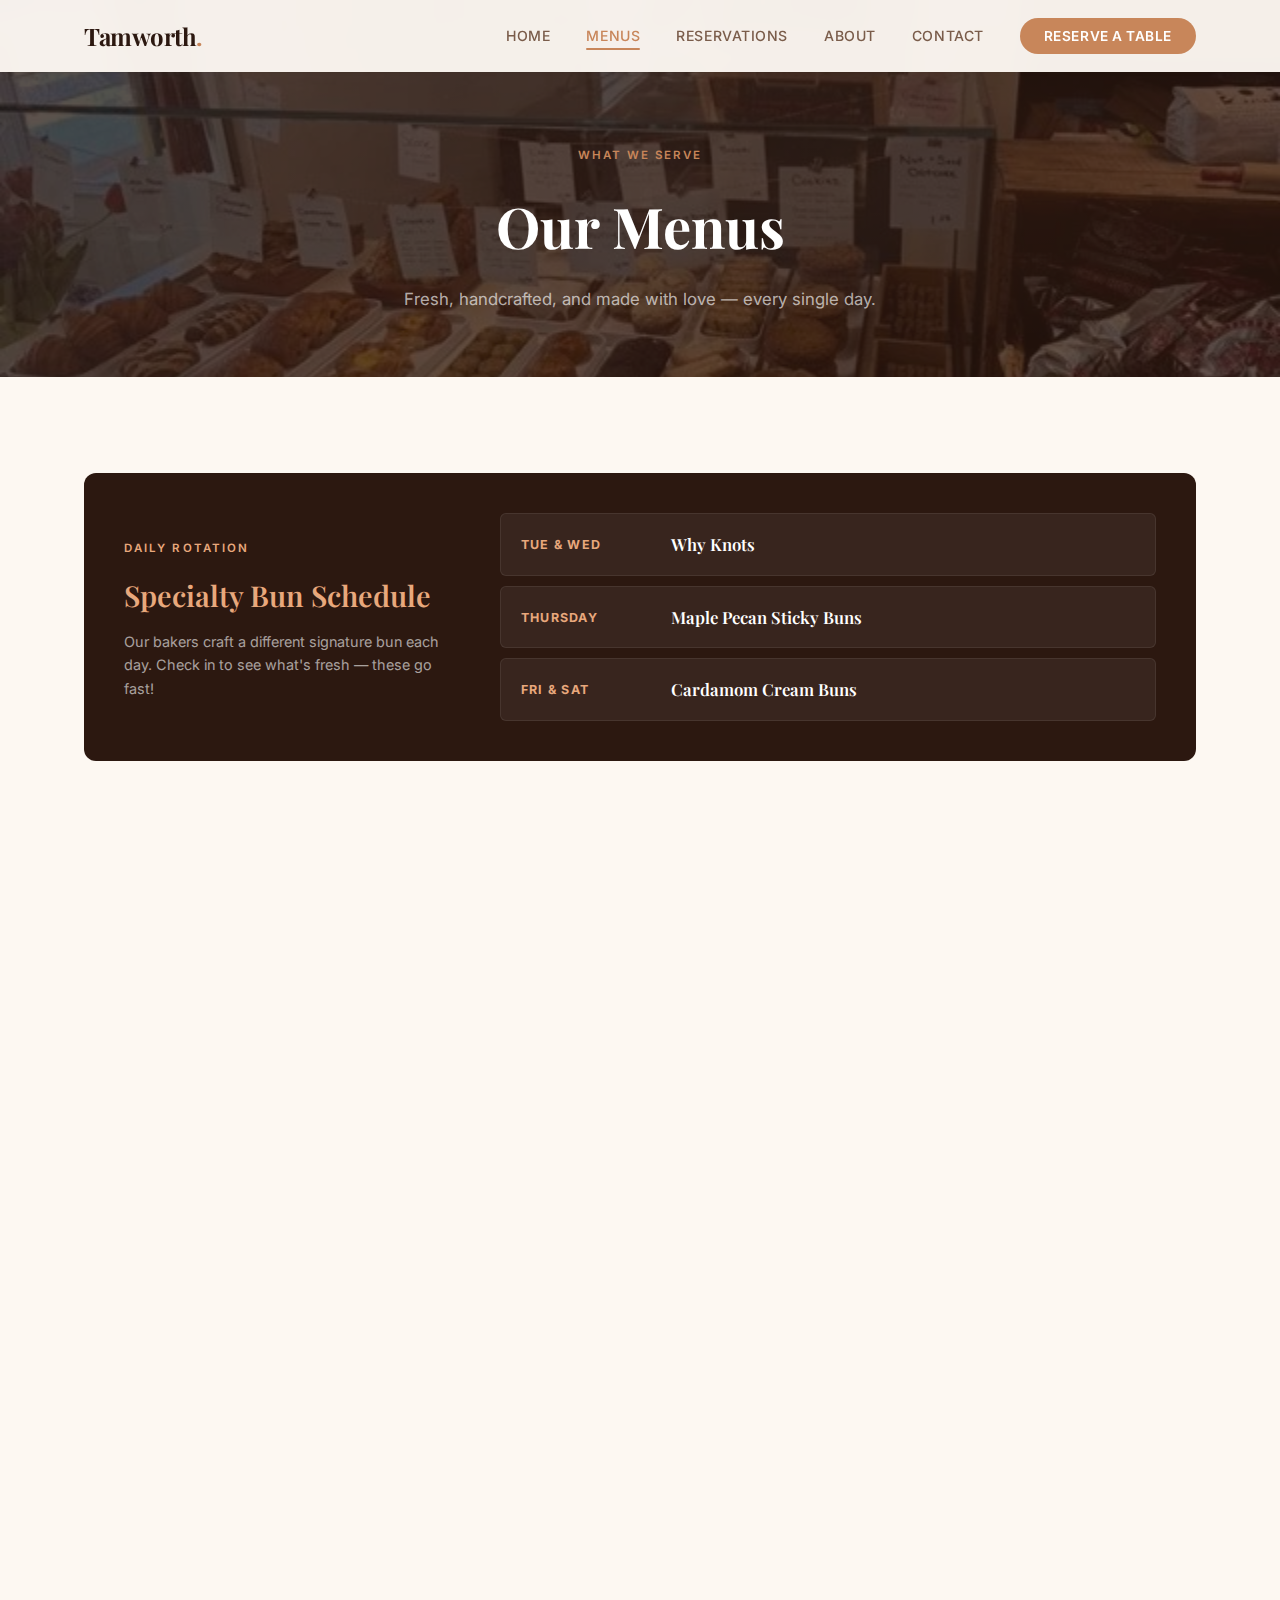
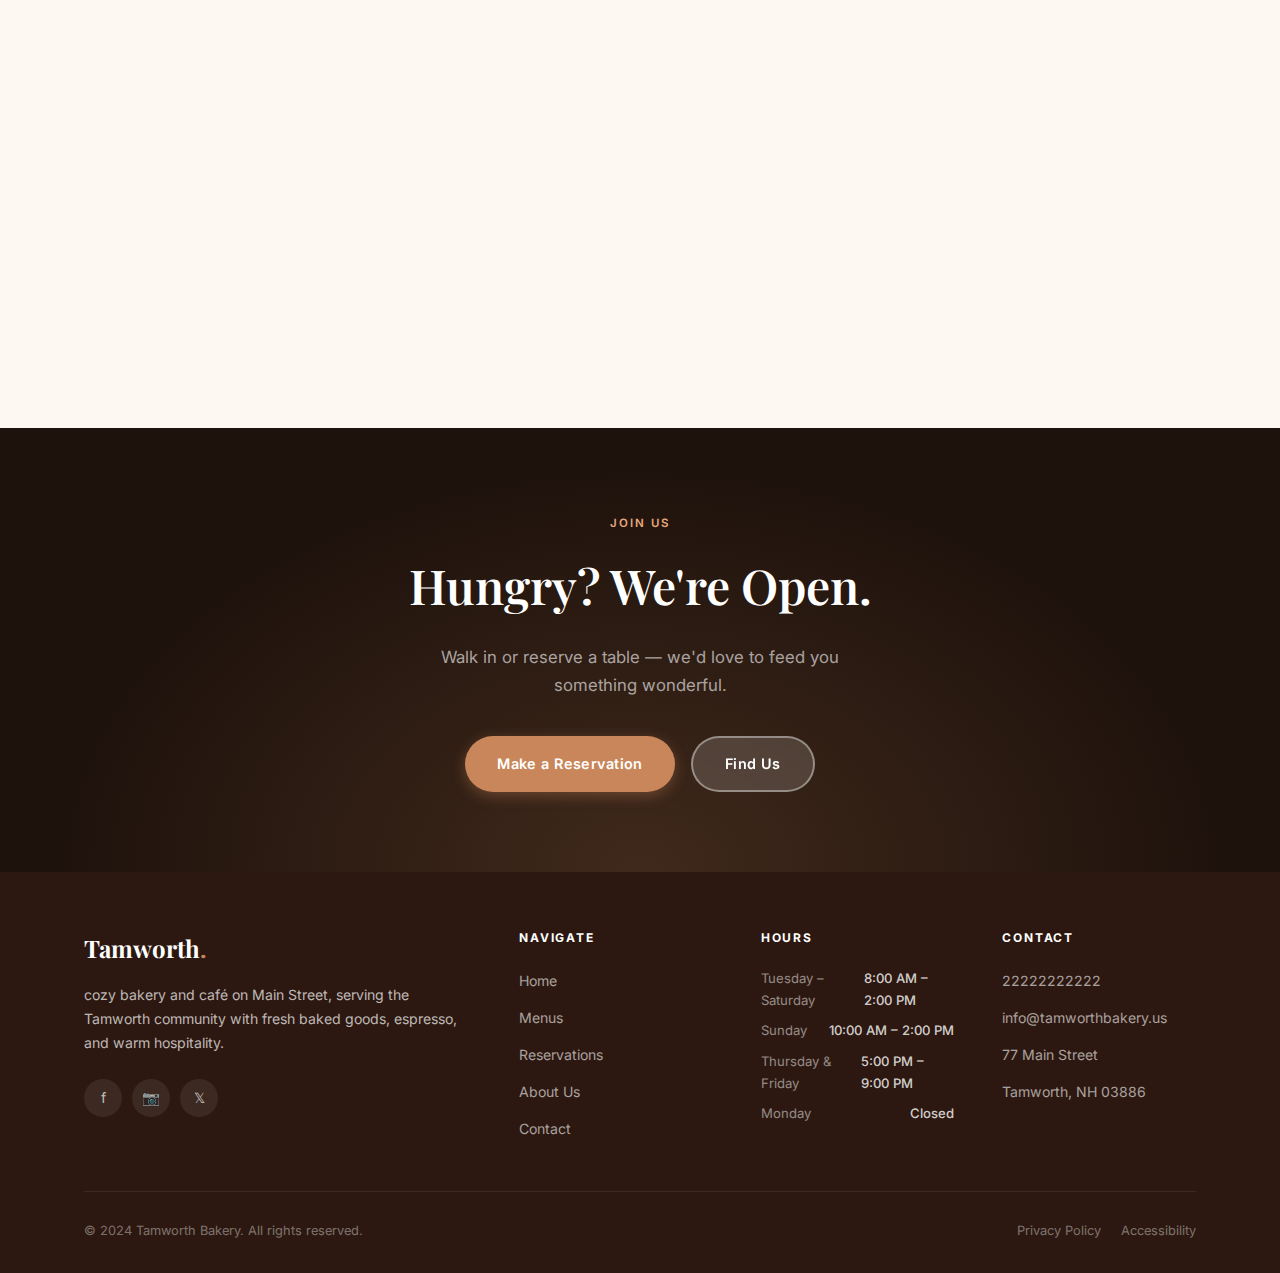
<file: menus.html>
<!DOCTYPE html>
<html lang="en">
<head>
  <meta charset="UTF-8" />
  <meta name="viewport" content="width=device-width, initial-scale=1.0" />
  <meta name="description" content="Fresh baked goods, espresso, and savory lunch in the heart of Tamworth, NH. Open Tue–Sun." />
  <meta name="theme-color" content="#2C1810" />
  <meta property="og:title" content="Tamworth Bakery" />
  <meta property="og:description" content="Fresh baked goods, espresso, and savory lunch in the heart of Tamworth, NH. Open Tue–Sun." />
  <meta property="og:type" content="website" />
  <title>Menus — Tamworth Bakery</title>
  <link rel="stylesheet" href="css/style.css" />
  <link rel="preconnect" href="https://fonts.googleapis.com" />
  <link rel="preconnect" href="https://fonts.gstatic.com" crossorigin />
  
  <style>
    /* Menu page extras */
    .menu-page-grid {
      display: grid;
      grid-template-columns: repeat(3, 1fr);
      gap: 28px;
      margin-bottom: 64px;
    }
    .menu-cat-card {
      background: var(--color-white);
      border-radius: var(--radius-md);
      border: 1px solid var(--color-border);
      overflow: hidden;
      box-shadow: var(--shadow-sm);
    }
    .menu-cat-header {
      padding: 20px 24px 0;
      display: flex;
      align-items: center;
      gap: 10px;
    }
    .menu-cat-icon { font-size: 1.4rem; }
    .menu-cat-name {
      font-family: var(--font-serif);
      font-size: 1.2rem;
      font-weight: 600;
      color: var(--color-primary);
    }
    .menu-cat-items {
      padding: 16px 24px 24px;
      display: flex;
      flex-direction: column;
      gap: 2px;
    }
    .menu-cat-item {
      padding: 10px 0;
      border-bottom: 1px solid var(--color-border);
      font-size: 0.9rem;
      color: var(--color-text);
      display: flex;
      align-items: center;
      gap: 8px;
    }
    .menu-cat-item:last-child { border-bottom: none; }
    .menu-cat-item-name { flex: 1; }
    .menu-cat-item-note { font-size: 0.78rem; color: var(--color-text-muted); font-style: italic; }
    .menu-cat-item-price { font-size: 0.88rem; font-weight: 600; color: var(--color-primary); white-space: nowrap; }

    .bun-schedule {
      background: var(--color-primary);
      border-radius: var(--radius-md);
      padding: 40px;
      color: var(--color-white);
      margin-bottom: 64px;
      display: grid;
      grid-template-columns: 1fr 2fr;
      gap: 48px;
      align-items: center;
    }
    .bun-schedule-heading {
      font-family: var(--font-serif);
      font-size: 1.8rem;
      font-weight: 600;
      margin-bottom: 10px;
      color: var(--color-accent-light);
    }
    .bun-schedule-sub { font-size: 0.9rem; color: rgba(255,255,255,.6); line-height: 1.65; }
    .bun-row {
      display: flex;
      align-items: center;
      gap: 20px;
      padding: 16px 20px;
      background: rgba(255,255,255,.06);
      border-radius: var(--radius-sm);
      margin-bottom: 10px;
      border: 1px solid rgba(255,255,255,.08);
      transition: var(--transition);
    }
    .bun-row:last-child { margin-bottom: 0; }
    .bun-row:hover { background: rgba(200,134,90,.15); }
    .bun-day {
      font-size: 0.78rem;
      font-weight: 700;
      letter-spacing: 0.1em;
      text-transform: uppercase;
      color: var(--color-accent-light);
      min-width: 130px;
    }
    .bun-name {
      font-family: var(--font-serif);
      font-size: 1.05rem;
      font-weight: 600;
      color: var(--color-white);
    }

    @media (max-width: 1024px) {
      .menu-page-grid { grid-template-columns: 1fr 1fr; }
    }
    @media (max-width: 768px) {
      .menu-page-grid { grid-template-columns: 1fr; }
      .bun-schedule { grid-template-columns: 1fr; gap: 28px; padding: 28px; }
    }
  </style>

</head>
<body>

    <nav class="nav scrolled" aria-label="Main navigation">
    <div class="nav-inner">
      <a href="index.html" class="nav-logo">Tamworth<span>.</span></a>
      <ul class="nav-links" role="list">
        <li><a href="index.html"         class="nav-link ">Home</a></li>
        <li><a href="menus.html"         class="nav-link active">Menus</a></li>
        <li><a href="reservations.html"  class="nav-link ">Reservations</a></li>
        <li><a href="about.html"         class="nav-link ">About</a></li>
        <li><a href="contact.html"       class="nav-link ">Contact</a></li>
        <li><a href="reservations.html"  class="nav-link nav-cta">Reserve a Table</a></li>
      </ul>
      <button class="nav-hamburger" aria-label="Toggle menu" aria-expanded="false">
        <span></span><span></span><span></span>
      </button>
    </div>
  </nav>

  

  <header class="page-header">
    <div class="container page-header-inner">
      <span class="section-label">What We Serve</span>
      <h1 class="page-header-title">Our Menus</h1>
      <p class="page-header-sub">Fresh, handcrafted, and made with love — every single day.</p>
    </div>
  </header>

  <main>
    <section class="section">
      <div class="container">

        <!-- Bun Schedule -->
        <div class="bun-schedule fade-up">
          <div>
            <p class="section-label" style="color:var(--color-accent-light)">Daily Rotation</p>
            <h2 class="bun-schedule-heading">Specialty Bun Schedule</h2>
            <p class="bun-schedule-sub">Our bakers craft a different signature bun each day. Check in to see what's fresh — these go fast!</p>
          </div>
          <div>
            
            <div class="bun-row">
              <span class="bun-day">Tue &amp; Wed</span>
              <span class="bun-name">Why Knots</span>
            </div>
            
            <div class="bun-row">
              <span class="bun-day">Thursday</span>
              <span class="bun-name">Maple Pecan Sticky Buns</span>
            </div>
            
            <div class="bun-row">
              <span class="bun-day">Fri &amp; Sat</span>
              <span class="bun-name">Cardamom Cream Buns</span>
            </div>
            
          </div>
        </div>

        <!-- Category Cards -->
        <div class="fade-up" style="text-align:center;margin-bottom:40px">
          <span class="section-label">Full Menu</span>
          <h2 class="section-title">Everything We Offer</h2>
        </div>

        <div class="menu-page-grid fade-up delay-1">
          
          <div class="menu-cat-card">
            <div class="menu-cat-header">
              <span class="menu-cat-icon">☕</span>
              <span class="menu-cat-name">Espresso Bar</span>
            </div>
            <div class="menu-cat-items">
              
              <div class="menu-cat-item">
                <span class="menu-cat-item-name">Espresso</span>
                <span class="menu-cat-item-note">Single or double</span>
                
              </div>
              
              <div class="menu-cat-item">
                <span class="menu-cat-item-name">Americano</span>
                
                
              </div>
              
              <div class="menu-cat-item">
                <span class="menu-cat-item-name">Cappuccino</span>
                
                
              </div>
              
              <div class="menu-cat-item">
                <span class="menu-cat-item-name">Latte</span>
                <span class="menu-cat-item-note">Hot or iced</span>
                
              </div>
              
              <div class="menu-cat-item">
                <span class="menu-cat-item-name">Cortado</span>
                
                
              </div>
              
              <div class="menu-cat-item">
                <span class="menu-cat-item-name">Mocha</span>
                
                
              </div>
              
            </div>
          </div>
          
          <div class="menu-cat-card">
            <div class="menu-cat-header">
              <span class="menu-cat-icon">🧊</span>
              <span class="menu-cat-name">Coffee &amp; Cold Brew</span>
            </div>
            <div class="menu-cat-items">
              
              <div class="menu-cat-item">
                <span class="menu-cat-item-name">Drip Coffee</span>
                <span class="menu-cat-item-note">House blend</span>
                
              </div>
              
              <div class="menu-cat-item">
                <span class="menu-cat-item-name">Iced Coffee</span>
                
                
              </div>
              
              <div class="menu-cat-item">
                <span class="menu-cat-item-name">Iced Latte</span>
                
                
              </div>
              
            </div>
          </div>
          
          <div class="menu-cat-card">
            <div class="menu-cat-header">
              <span class="menu-cat-icon">🍵</span>
              <span class="menu-cat-name">Tea &amp; Specialty</span>
            </div>
            <div class="menu-cat-items">
              
              <div class="menu-cat-item">
                <span class="menu-cat-item-name">Hot Tea</span>
                <span class="menu-cat-item-note">Selection of blends</span>
                
              </div>
              
              <div class="menu-cat-item">
                <span class="menu-cat-item-name">Iced Black Tea</span>
                
                
              </div>
              
              <div class="menu-cat-item">
                <span class="menu-cat-item-name">Thai Tea</span>
                
                
              </div>
              
              <div class="menu-cat-item">
                <span class="menu-cat-item-name">House Made Chai Latte</span>
                
                
              </div>
              
              <div class="menu-cat-item">
                <span class="menu-cat-item-name">Hot Chocolate</span>
                <span class="menu-cat-item-note">Rich &amp; creamy</span>
                
              </div>
              
            </div>
          </div>
          
          <div class="menu-cat-card">
            <div class="menu-cat-header">
              <span class="menu-cat-icon">🥐</span>
              <span class="menu-cat-name">Fresh Pastries</span>
            </div>
            <div class="menu-cat-items">
              
              <div class="menu-cat-item">
                <span class="menu-cat-item-name">Daily Specialty Bun</span>
                <span class="menu-cat-item-note">Rotating schedule</span>
                
              </div>
              
              <div class="menu-cat-item">
                <span class="menu-cat-item-name">Seasonal Scones</span>
                
                
              </div>
              
              <div class="menu-cat-item">
                <span class="menu-cat-item-name">Muffins</span>
                
                
              </div>
              
              <div class="menu-cat-item">
                <span class="menu-cat-item-name">Croissants</span>
                
                
              </div>
              
              <div class="menu-cat-item">
                <span class="menu-cat-item-name">Cookies</span>
                
                
              </div>
              
            </div>
          </div>
          
          <div class="menu-cat-card">
            <div class="menu-cat-header">
              <span class="menu-cat-icon">🥪</span>
              <span class="menu-cat-name">Savory Lunch</span>
            </div>
            <div class="menu-cat-items">
              
              <div class="menu-cat-item">
                <span class="menu-cat-item-name">Daily Sandwiches</span>
                <span class="menu-cat-item-note">Made to order</span>
                
              </div>
              
              <div class="menu-cat-item">
                <span class="menu-cat-item-name">Seasonal Soups</span>
                <span class="menu-cat-item-note">Chef&#39;s selection</span>
                
              </div>
              
              <div class="menu-cat-item">
                <span class="menu-cat-item-name">Quiche</span>
                <span class="menu-cat-item-note">While they last</span>
                
              </div>
              
              <div class="menu-cat-item">
                <span class="menu-cat-item-name">Savory Scones</span>
                
                
              </div>
              
            </div>
          </div>
          
          <div class="menu-cat-card">
            <div class="menu-cat-header">
              <span class="menu-cat-icon">🛒</span>
              <span class="menu-cat-name">Local &amp; Grocery</span>
            </div>
            <div class="menu-cat-items">
              
              <div class="menu-cat-item">
                <span class="menu-cat-item-name">Local Eggs</span>
                <span class="menu-cat-item-note">From NH farms</span>
                
              </div>
              
              <div class="menu-cat-item">
                <span class="menu-cat-item-name">Small Groceries</span>
                <span class="menu-cat-item-note">Varies by season</span>
                
              </div>
              
              <div class="menu-cat-item">
                <span class="menu-cat-item-name">House-Made Jams</span>
                
                
              </div>
              
            </div>
          </div>
          
        </div>

        <!-- Evening note -->
        <div style="background:var(--color-bg-warm);border-radius:var(--radius-md);padding:36px 40px;display:flex;align-items:center;gap:24px" class="fade-up">
          <div style="font-size:2.2rem">🌙</div>
          <div>
            <h3 style="font-family:var(--font-serif);font-size:1.25rem;color:var(--color-primary);margin-bottom:8px">Evening Dining — Thu &amp; Fri, 5–9 PM</h3>
            <p style="font-size:0.9rem;color:var(--color-text-muted);line-height:1.7">Join us Thursday and Friday evenings for dinner, snacks, and drinks — including alcoholic beverages and live music on select nights. Evening menu changes seasonally; ask your server for tonight's offerings.</p>
          </div>
        </div>

      </div>
    </section>
  </main>

  <!-- ── CTA ── -->
  <section class="cta-banner">
    <div class="container cta-banner-inner">
      <span class="section-label">Join Us</span>
      <h2 class="cta-banner-title">Hungry? We're Open.</h2>
      <p class="cta-banner-sub">Walk in or reserve a table — we'd love to feed you something wonderful.</p>
      <div class="cta-actions">
        <a href="reservations.html" class="btn btn-primary">Make a Reservation</a>
        <a href="contact.html"      class="btn btn-light">Find Us</a>
      </div>
    </div>
  </section>



    <footer class="footer" aria-label="Site footer">
    <div class="container">
      <div class="footer-grid">
        <div class="footer-brand">
          <div class="footer-logo">Tamworth<span>.</span></div>
          <p class="footer-tagline"> cozy bakery and café on Main Street, serving the Tamworth community with fresh baked goods, espresso, and warm hospitality.</p>
          <div class="social-links">
            <a href="#" class="social-link" aria-label="Facebook">f</a>
            <a href="#" class="social-link" aria-label="Instagram">📷</a>
            <a href="#" class="social-link" aria-label="Twitter/X">𝕏</a>
          </div>
        </div>
        <div>
          <p class="footer-col-title">Navigate</p>
          <ul class="footer-links">
            <li><a href="index.html"       class="footer-link">Home</a></li>
            <li><a href="menus.html"       class="footer-link">Menus</a></li>
            <li><a href="reservations.html" class="footer-link">Reservations</a></li>
            <li><a href="about.html"       class="footer-link">About Us</a></li>
            <li><a href="contact.html"     class="footer-link">Contact</a></li>
          </ul>
        </div>
        <div>
          <p class="footer-col-title">Hours</p>
          <ul class="footer-hours-list">
            
            <li class="footer-hours-item">
              <span class="footer-hours-day">Tuesday – Saturday</span>
              <span class="footer-hours-time">8:00 AM – 2:00 PM</span>
            </li>
            
            <li class="footer-hours-item">
              <span class="footer-hours-day">Sunday</span>
              <span class="footer-hours-time">10:00 AM – 2:00 PM</span>
            </li>
            
            <li class="footer-hours-item">
              <span class="footer-hours-day">Thursday &amp; Friday</span>
              <span class="footer-hours-time">5:00 PM – 9:00 PM</span>
            </li>
            
            <li class="footer-hours-item">
              <span class="footer-hours-day">Monday</span>
              <span class="footer-hours-time">Closed</span>
            </li>
            
          </ul>
        </div>
        <div>
          <p class="footer-col-title">Contact</p>
          <ul class="footer-links">
            <li><a href="tel:" class="footer-link">22222222222</a></li>
            <li><a href="mailto:info@tamworthbakery.us" class="footer-link">info@tamworthbakery.us</a></li>
            <li><span class="footer-link" style="cursor:default">77 Main Street</span></li>
            <li><span class="footer-link" style="cursor:default">Tamworth, NH 03886</span></li>
          </ul>
        </div>
      </div>
      <div class="footer-bottom">
        <p class="footer-copy">&copy; 2024 Tamworth Bakery. All rights reserved.</p>
        <div class="footer-bottom-links">
          <a href="#" class="footer-bottom-link">Privacy Policy</a>
          <a href="#" class="footer-bottom-link">Accessibility</a>
        </div>
      </div>
    </div>
  </footer>

  <script src="js/main.js" defer></script>
</body>
</html>
</file>
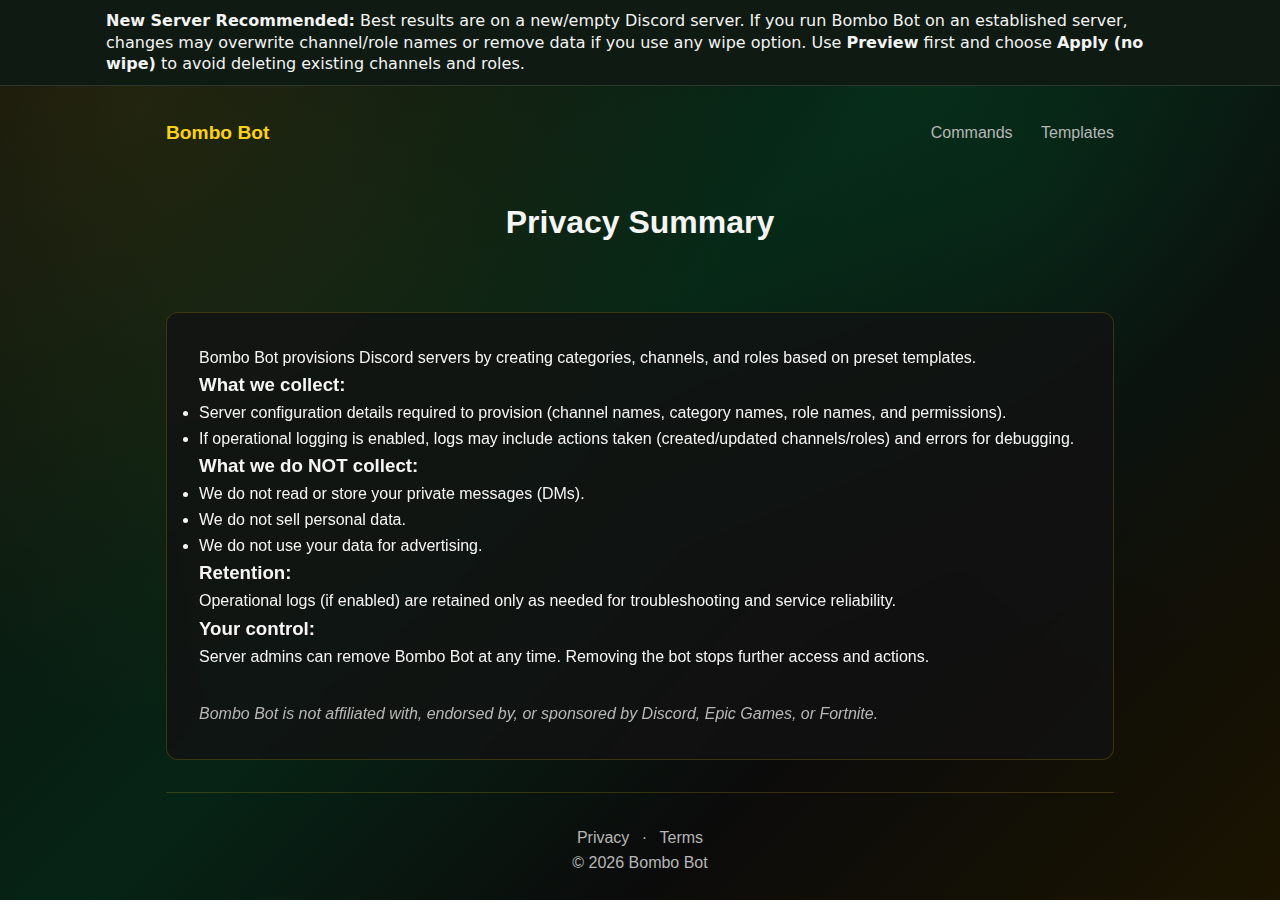
<file: privacy.html>
<!doctype html>
<html lang="en">
<head>
    <meta charset="utf-8" />
    <meta name="viewport" content="width=device-width,initial-scale=1" />
    <title>Privacy - Bombo Bot</title>
    <link rel="icon" type="image/png" href="assets/bot-icon.png">
    <link rel="stylesheet" href="assets/style.css">
</head>
<body>
<div id="safety-note" style="position:sticky;top:0;z-index:9999;background:#0f1a12;color:#f4f4f4;border-bottom:1px solid rgba(255,255,255,.12);">
  <div style="max-width:1100px;margin:0 auto;padding:10px 16px;font-family:system-ui,-apple-system,Segoe UI,Roboto,Arial,sans-serif;line-height:1.35;">
    <strong>New Server Recommended:</strong>
    Best results are on a new/empty Discord server. If you run Bombo Bot on an established server, changes may overwrite channel/role names or remove data if you use any wipe option. Use <strong>Preview</strong> first and choose <strong>Apply (no wipe)</strong> to avoid deleting existing channels and roles.
  </div>
</div>
</div>

    <div class="container">
        <nav class="navbar">
            <div class="brand"><a href="index.html" style="color: var(--gold); text-decoration: none;">Bombo Bot</a></div>
            <div class="nav-links">
                <a href="commands.html">Commands</a>
                <a href="templates.html">Templates</a>
            </div>
        </nav>

        <header class="content-header">
            <h1>Privacy Summary</h1>
        </header>

        <main class="content-body">
            <p>Bombo Bot provisions Discord servers by creating categories, channels, and roles based on preset templates.</p>

            <h3>What we collect:</h3>
            <ul>
                <li>Server configuration details required to provision (channel names, category names, role names, and permissions).</li>
                <li>If operational logging is enabled, logs may include actions taken (created/updated channels/roles) and errors for debugging.</li>
            </ul>

            <h3>What we do NOT collect:</h3>
            <ul>
                <li>We do not read or store your private messages (DMs).</li>
                <li>We do not sell personal data.</li>
                <li>We do not use your data for advertising.</li>
            </ul>

            <h3>Retention:</h3>
            <p>Operational logs (if enabled) are retained only as needed for troubleshooting and service reliability.</p>

            <h3>Your control:</h3>
            <p>Server admins can remove Bombo Bot at any time. Removing the bot stops further access and actions.</p>

            <p style="margin-top: 2rem; font-style: italic; color: var(--muted);">Bombo Bot is not affiliated with, endorsed by, or sponsored by Discord, Epic Games, or Fortnite.</p>
        </main>

        <footer class="footer">
            <div class="footer-links">
                <a href="privacy.html">Privacy</a>
                ·
                <a href="terms.html">Terms</a>
            </div>
            <p>© <span id="y"></span> Bombo Bot</p>
        </footer>
    </div>
    <script>document.getElementById("y").textContent = new Date().getFullYear();</script>
</body>
</html>
</file>
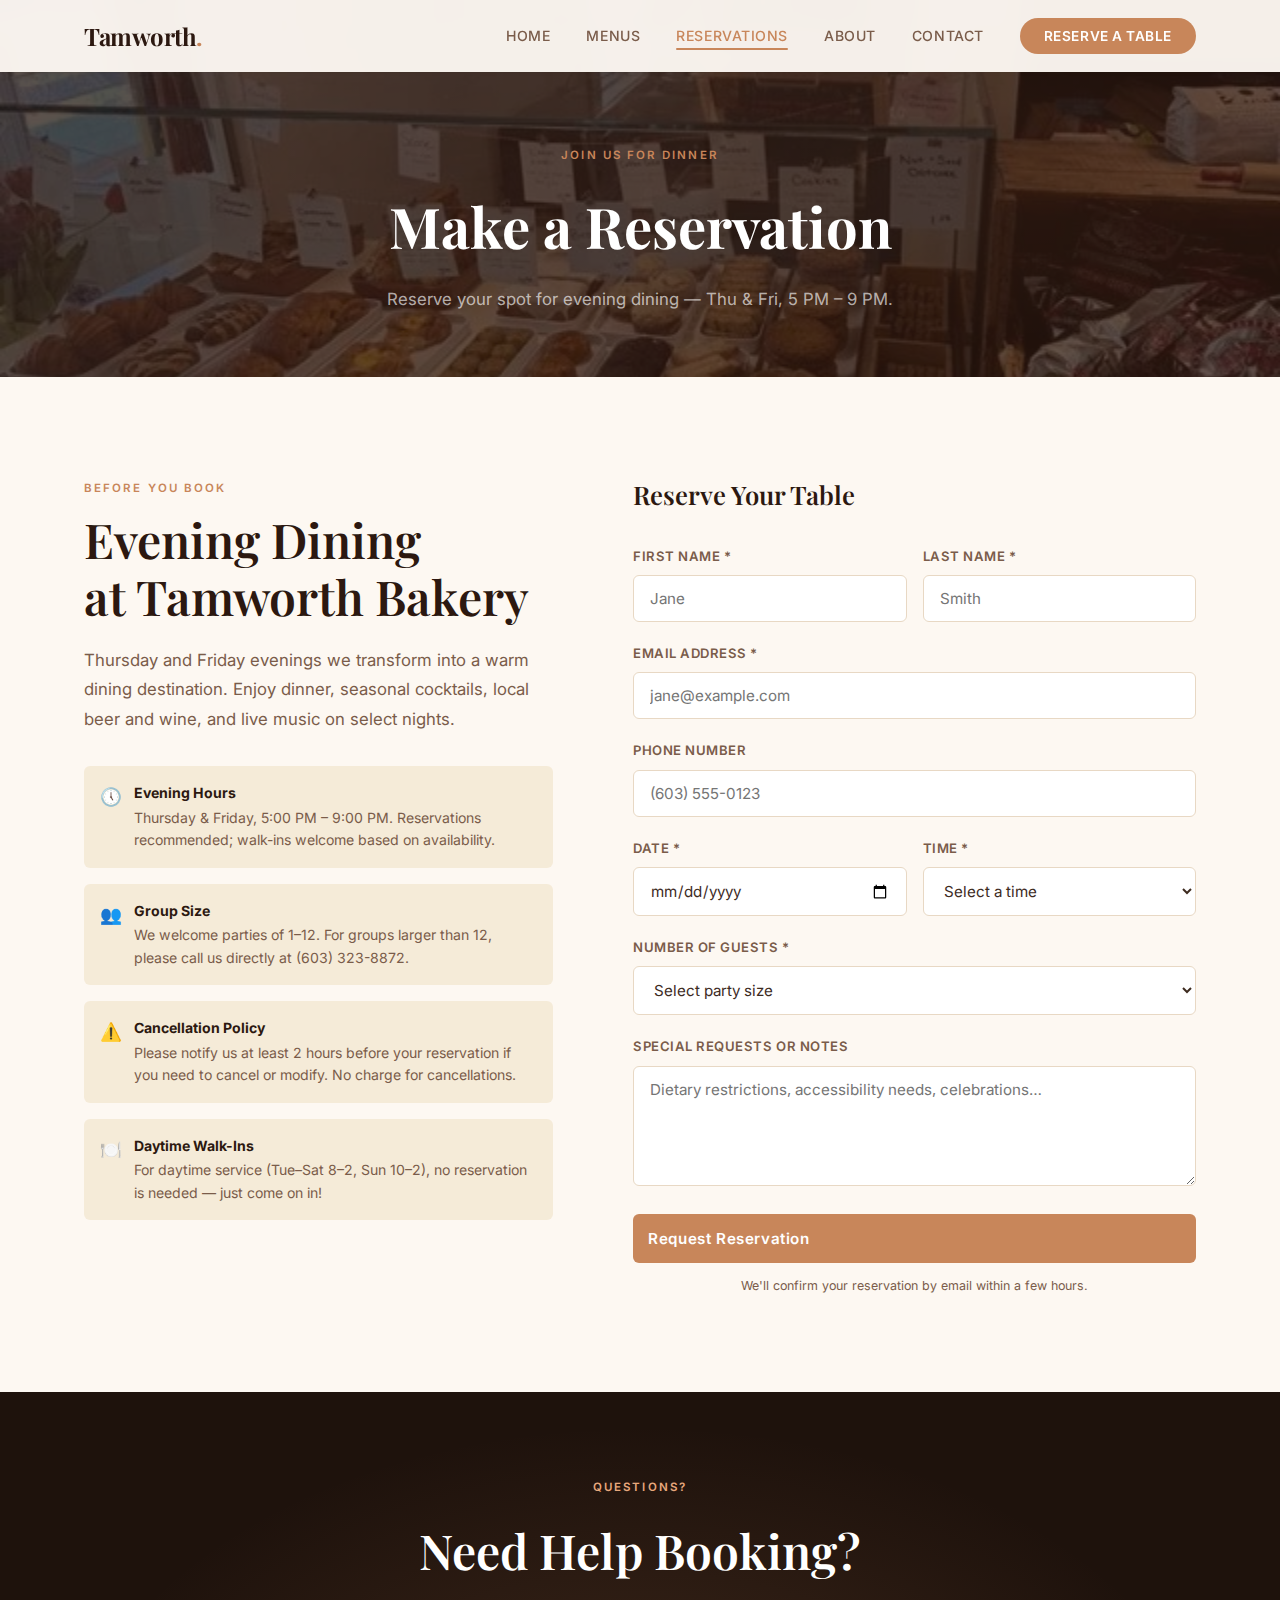
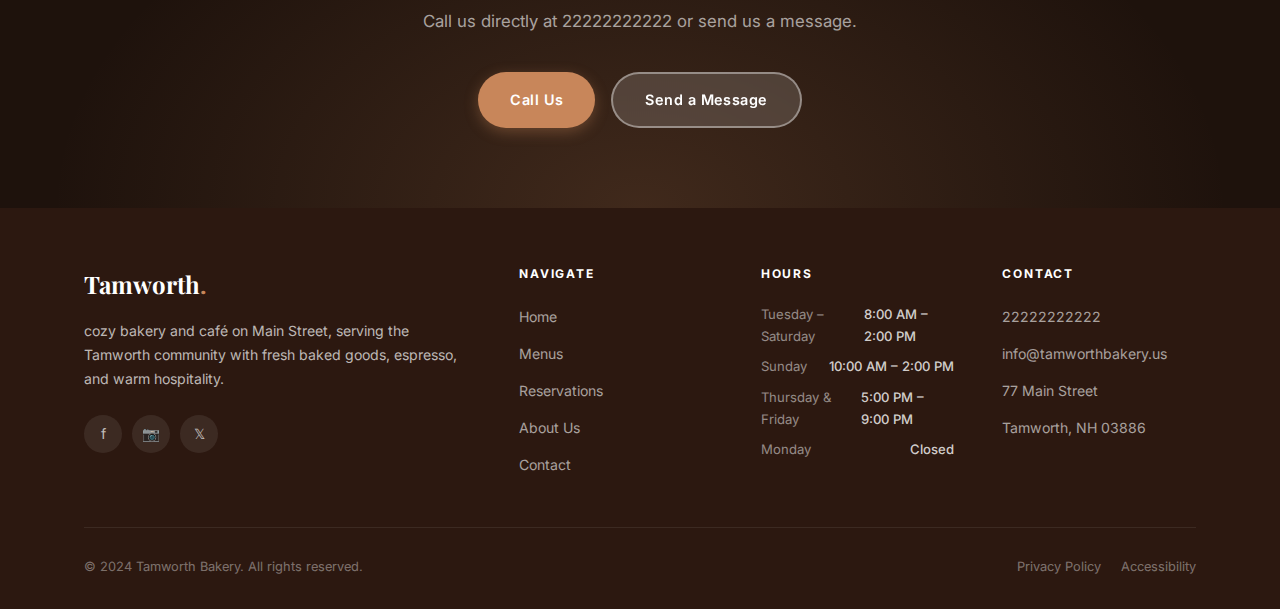
<file: reservations.html>
<!DOCTYPE html>
<html lang="en">
<head>
  <meta charset="UTF-8" />
  <meta name="viewport" content="width=device-width, initial-scale=1.0" />
  <meta name="description" content="Fresh baked goods, espresso, and savory lunch in the heart of Tamworth, NH. Open Tue–Sun." />
  <meta name="theme-color" content="#2C1810" />
  <meta property="og:title" content="Tamworth Bakery" />
  <meta property="og:description" content="Fresh baked goods, espresso, and savory lunch in the heart of Tamworth, NH. Open Tue–Sun." />
  <meta property="og:type" content="website" />
  <title>Reservations — Tamworth Bakery</title>
  <link rel="stylesheet" href="css/style.css" />
  <link rel="preconnect" href="https://fonts.googleapis.com" />
  <link rel="preconnect" href="https://fonts.gstatic.com" crossorigin />
  
</head>
<body>

    <nav class="nav scrolled" aria-label="Main navigation">
    <div class="nav-inner">
      <a href="index.html" class="nav-logo">Tamworth<span>.</span></a>
      <ul class="nav-links" role="list">
        <li><a href="index.html"         class="nav-link ">Home</a></li>
        <li><a href="menus.html"         class="nav-link ">Menus</a></li>
        <li><a href="reservations.html"  class="nav-link active">Reservations</a></li>
        <li><a href="about.html"         class="nav-link ">About</a></li>
        <li><a href="contact.html"       class="nav-link ">Contact</a></li>
        <li><a href="reservations.html"  class="nav-link nav-cta">Reserve a Table</a></li>
      </ul>
      <button class="nav-hamburger" aria-label="Toggle menu" aria-expanded="false">
        <span></span><span></span><span></span>
      </button>
    </div>
  </nav>

  

  <header class="page-header">
    <div class="container page-header-inner">
      <span class="section-label">Join Us for Dinner</span>
      <h1 class="page-header-title">Make a Reservation</h1>
      <p class="page-header-sub">Reserve your spot for evening dining — Thu &amp; Fri, 5 PM – 9 PM.</p>
    </div>
  </header>

  <main>
    <section class="section reservations-section">
      <div class="container">
        <div class="reservations-layout">
          <!-- Info -->
          <div class="reservation-info fade-up">
            <span class="section-label">Before You Book</span>
            <h2 class="section-title">Evening Dining<br>at Tamworth Bakery</h2>
            <p class="section-subtitle">
              Thursday and Friday evenings we transform into a warm dining destination. Enjoy dinner, seasonal cocktails, local beer and wine, and live music on select nights.
            </p>
            <div class="res-policy">
              
              <div class="res-policy-item">
                <span class="res-policy-icon">🕔</span>
                <div>
                  <strong style="color:var(--color-primary);display:block;margin-bottom:2px">Evening Hours</strong>
                  Thursday &amp; Friday, 5:00 PM – 9:00 PM. Reservations recommended; walk-ins welcome based on availability.
                </div>
              </div>
              
              <div class="res-policy-item">
                <span class="res-policy-icon">👥</span>
                <div>
                  <strong style="color:var(--color-primary);display:block;margin-bottom:2px">Group Size</strong>
                  We welcome parties of 1–12. For groups larger than 12, please call us directly at (603) 323-8872.
                </div>
              </div>
              
              <div class="res-policy-item">
                <span class="res-policy-icon">⚠️</span>
                <div>
                  <strong style="color:var(--color-primary);display:block;margin-bottom:2px">Cancellation Policy</strong>
                  Please notify us at least 2 hours before your reservation if you need to cancel or modify. No charge for cancellations.
                </div>
              </div>
              
              <div class="res-policy-item">
                <span class="res-policy-icon">🍽️</span>
                <div>
                  <strong style="color:var(--color-primary);display:block;margin-bottom:2px">Daytime Walk-Ins</strong>
                  For daytime service (Tue–Sat 8–2, Sun 10–2), no reservation is needed — just come on in!
                </div>
              </div>
              
            </div>
          </div>

          <!-- Form -->
          <div class="fade-up delay-2">
            <form id="reservationForm" novalidate>
              <input type="text" name="_honey" style="display:none !important; visibility:hidden; position:absolute; left:-9999px;" tabindex="-1" autocomplete="off" aria-hidden="true">
              <h3 class="form-title">Reserve Your Table</h3>
              <div class="form-row">
                <div class="form-group">
                  <label for="resFirst">First Name *</label>
                  <input type="text" id="resFirst" name="first" required placeholder="Jane" />
                </div>
                <div class="form-group">
                  <label for="resLast">Last Name *</label>
                  <input type="text" id="resLast" name="last" required placeholder="Smith" />
                </div>
              </div>
              <div class="form-group">
                <label for="resEmail">Email Address *</label>
                <input type="email" id="resEmail" name="email" required placeholder="jane@example.com" />
              </div>
              <div class="form-group">
                <label for="resPhone">Phone Number</label>
                <input type="tel" id="resPhone" name="phone" placeholder="(603) 555-0123" />
              </div>
              <div class="form-row">
                <div class="form-group">
                  <label for="resDate">Date *</label>
                  <input type="date" id="resDate" name="date" required />
                </div>
                <div class="form-group">
                  <label for="resTime">Time *</label>
                  <select id="resTime" name="time" required>
                    <option value="" disabled selected>Select a time</option>
                    
                    
                    
                    
                    
                    <option value="17:00">5:00 PM</option>
                    
                    
                    
                    
                    
                    <option value="17:30">5:30 PM</option>
                    
                    
                    
                    
                    
                    <option value="18:00">6:00 PM</option>
                    
                    
                    
                    
                    
                    <option value="18:30">6:30 PM</option>
                    
                    
                    
                    
                    
                    <option value="19:00">7:00 PM</option>
                    
                    
                    
                    
                    
                    <option value="19:30">7:30 PM</option>
                    
                    
                    
                    
                    
                    <option value="20:00">8:00 PM</option>
                    
                    
                    
                    
                    
                    <option value="20:30">8:30 PM</option>
                    
                  </select>
                </div>
              </div>
              <div class="form-group">
                <label for="resGuests">Number of Guests *</label>
                <select id="resGuests" name="guests" required>
                  <option value="" disabled selected>Select party size</option>
                  <option value="1">1 guest</option>
                  <option value="2">2 guests</option>
                  <option value="3">3 guests</option>
                  <option value="4">4 guests</option>
                  <option value="5">5 guests</option>
                  <option value="6">6 guests</option>
                  <option value="7-8">7–8 guests</option>
                  <option value="9-12">9–12 guests</option>
                </select>
              </div>
              <div class="form-group">
                <label for="resNotes">Special Requests or Notes</label>
                <textarea id="resNotes" name="notes" placeholder="Dietary restrictions, accessibility needs, celebrations…"></textarea>
              </div>
              <button type="submit" class="btn form-submit">Request Reservation</button>
              <p style="font-size:0.78rem;color:var(--color-text-muted);margin-top:12px;text-align:center">
                We'll confirm your reservation by email within a few hours.
              </p>
            </form>
            <div class="form-success" id="resSuccess">
              <div class="form-success-icon">🎉</div>
              <h3 class="form-success-title">Reservation Request Sent!</h3>
              <p class="form-success-text">Thank you! We'll confirm your table by email soon. We look forward to seeing you at Tamworth Bakery.</p>
            </div>
          </div>
        </div>
      </div>
    </section>
  </main>

  <section class="cta-banner">
    <div class="container cta-banner-inner">
      <span class="section-label">Questions?</span>
      <h2 class="cta-banner-title">Need Help Booking?</h2>
      <p class="cta-banner-sub">Call us directly at 22222222222 or send us a message.</p>
      <div class="cta-actions">
        <a href="tel:" class="btn btn-primary">Call Us</a>
        <a href="contact.html"    class="btn btn-light">Send a Message</a>
      </div>
    </div>
  </section>

  <script>
    // Override reservation form to POST to API
    (function() {
      var form = document.getElementById('reservationForm');
      var success = document.getElementById('resSuccess');
      if (!form) return;
      var dateInput = form.querySelector('#resDate');
      if (dateInput) {
        dateInput.setAttribute('min', new Date().toISOString().split('T')[0]);
      }
      form.addEventListener('submit', function(e) {
        e.preventDefault();
        var btn = form.querySelector('.form-submit');
        var orig = btn.textContent;
        btn.textContent = 'Sending\u2026';
        btn.disabled = true;
        var data = new FormData(form);
        fetch('/api/tamworth-bakery/reservation', {
          method: 'POST',
          body: data
        }).then(function(r) { return r.json(); })
          .then(function(json) {
            if (json.ok) {
              form.style.display = 'none';
              if (success) success.classList.add('visible');
            } else {
              btn.textContent = orig;
              btn.disabled = false;
              alert(json.error || 'Something went wrong. Please try again.');
            }
          }).catch(function() {
            btn.textContent = orig;
            btn.disabled = false;
            alert('Unable to send request. Please try again or call us directly.');
          });
      }, true);
    })();
  </script>



    <footer class="footer" aria-label="Site footer">
    <div class="container">
      <div class="footer-grid">
        <div class="footer-brand">
          <div class="footer-logo">Tamworth<span>.</span></div>
          <p class="footer-tagline"> cozy bakery and café on Main Street, serving the Tamworth community with fresh baked goods, espresso, and warm hospitality.</p>
          <div class="social-links">
            <a href="#" class="social-link" aria-label="Facebook">f</a>
            <a href="#" class="social-link" aria-label="Instagram">📷</a>
            <a href="#" class="social-link" aria-label="Twitter/X">𝕏</a>
          </div>
        </div>
        <div>
          <p class="footer-col-title">Navigate</p>
          <ul class="footer-links">
            <li><a href="index.html"       class="footer-link">Home</a></li>
            <li><a href="menus.html"       class="footer-link">Menus</a></li>
            <li><a href="reservations.html" class="footer-link">Reservations</a></li>
            <li><a href="about.html"       class="footer-link">About Us</a></li>
            <li><a href="contact.html"     class="footer-link">Contact</a></li>
          </ul>
        </div>
        <div>
          <p class="footer-col-title">Hours</p>
          <ul class="footer-hours-list">
            
            <li class="footer-hours-item">
              <span class="footer-hours-day">Tuesday – Saturday</span>
              <span class="footer-hours-time">8:00 AM – 2:00 PM</span>
            </li>
            
            <li class="footer-hours-item">
              <span class="footer-hours-day">Sunday</span>
              <span class="footer-hours-time">10:00 AM – 2:00 PM</span>
            </li>
            
            <li class="footer-hours-item">
              <span class="footer-hours-day">Thursday &amp; Friday</span>
              <span class="footer-hours-time">5:00 PM – 9:00 PM</span>
            </li>
            
            <li class="footer-hours-item">
              <span class="footer-hours-day">Monday</span>
              <span class="footer-hours-time">Closed</span>
            </li>
            
          </ul>
        </div>
        <div>
          <p class="footer-col-title">Contact</p>
          <ul class="footer-links">
            <li><a href="tel:" class="footer-link">22222222222</a></li>
            <li><a href="mailto:info@tamworthbakery.us" class="footer-link">info@tamworthbakery.us</a></li>
            <li><span class="footer-link" style="cursor:default">77 Main Street</span></li>
            <li><span class="footer-link" style="cursor:default">Tamworth, NH 03886</span></li>
          </ul>
        </div>
      </div>
      <div class="footer-bottom">
        <p class="footer-copy">&copy; 2024 Tamworth Bakery. All rights reserved.</p>
        <div class="footer-bottom-links">
          <a href="#" class="footer-bottom-link">Privacy Policy</a>
          <a href="#" class="footer-bottom-link">Accessibility</a>
        </div>
      </div>
    </div>
  </footer>

  <script src="js/main.js" defer></script>
</body>
</html>
</file>
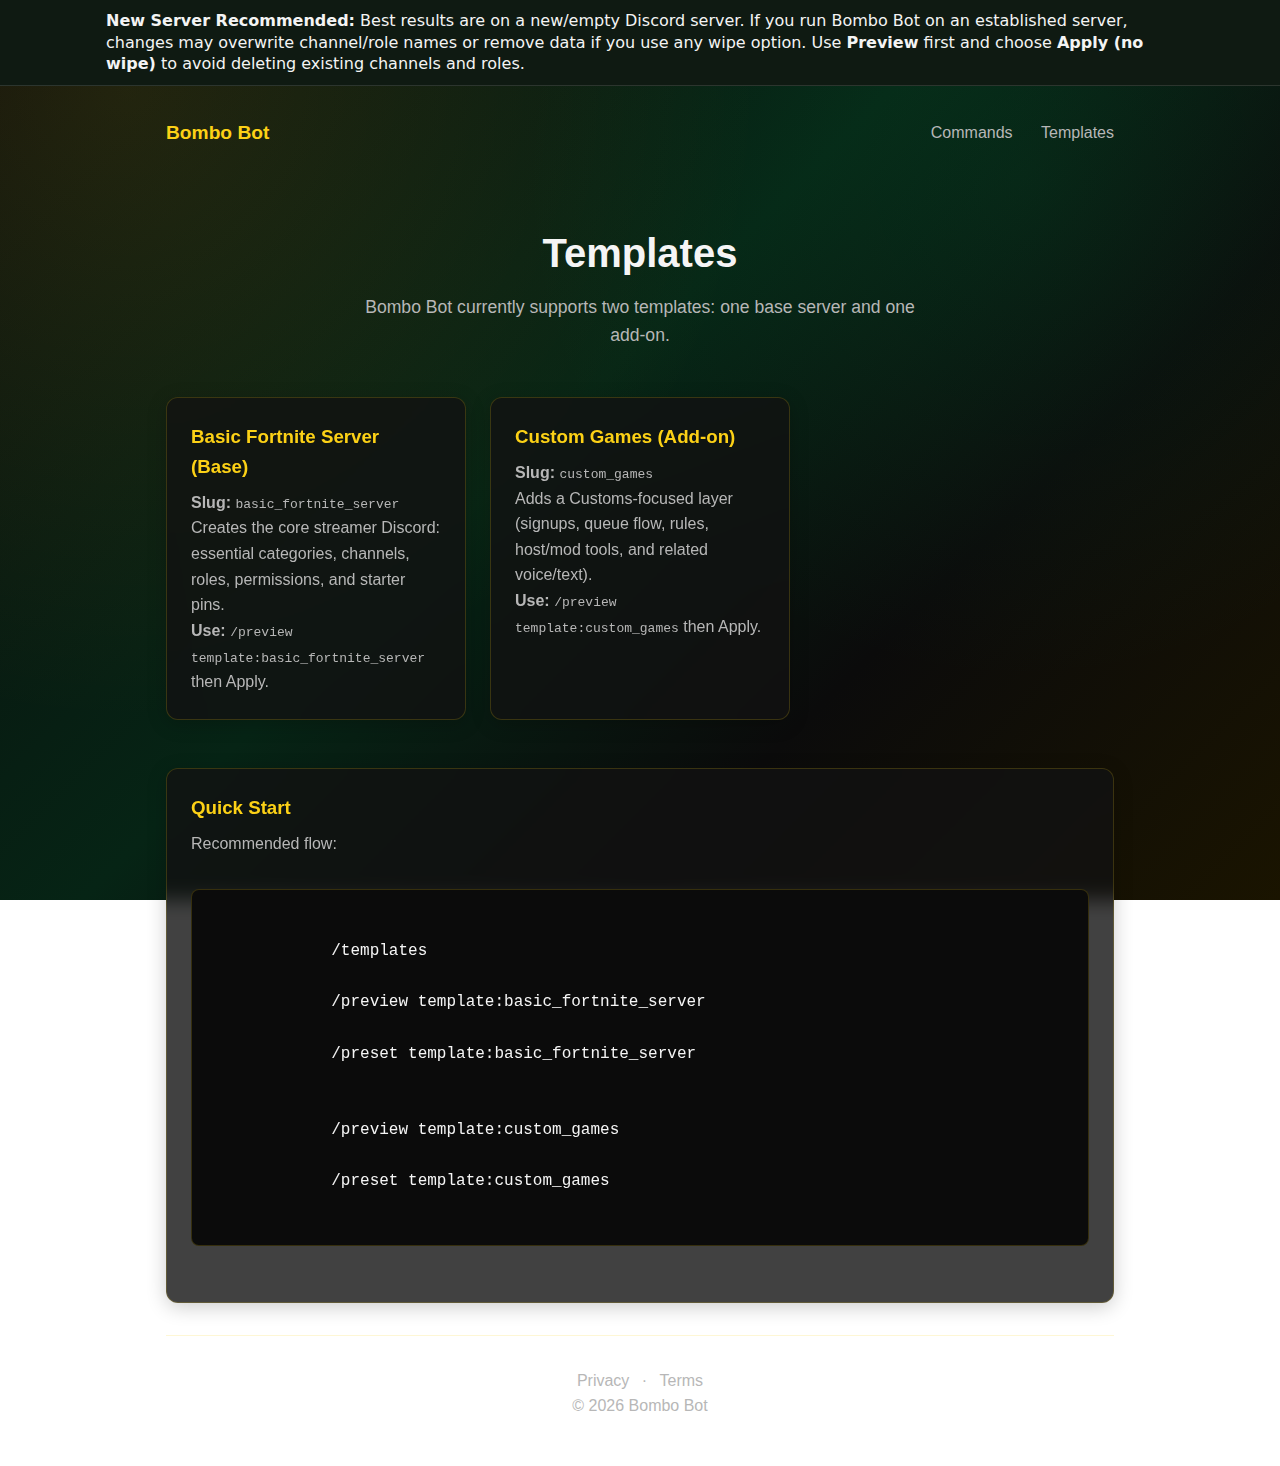
<file: templates.html>
<!doctype html>
<html lang="en">
<head>
  <meta charset="utf-8" />
  <meta name="viewport" content="width=device-width,initial-scale=1" />
  <title>Bombo Bot — Templates</title>
  <meta name="description" content="Available templates for Bombo Bot." />
  <link rel="icon" type="image/png" href="assets/bot-icon.png">
  <link rel="stylesheet" href="assets/style.css">
</head>
<body>
<div id="safety-note" style="position:sticky;top:0;z-index:9999;background:#0f1a12;color:#f4f4f4;border-bottom:1px solid rgba(255,255,255,.12);">
  <div style="max-width:1100px;margin:0 auto;padding:10px 16px;font-family:system-ui,-apple-system,Segoe UI,Roboto,Arial,sans-serif;line-height:1.35;">
    <strong>New Server Recommended:</strong>
    Best results are on a new/empty Discord server. If you run Bombo Bot on an established server, changes may overwrite channel/role names or remove data if you use any wipe option. Use <strong>Preview</strong> first and choose <strong>Apply (no wipe)</strong> to avoid deleting existing channels and roles.
  </div>
</div>
</div>

  <div class="container">
    <nav class="navbar">
      <div class="brand"><a href="index.html" style="color: var(--gold); text-decoration: none;">Bombo Bot</a></div>
      <div class="nav-links">
        <a href="commands.html">Commands</a>
        <a href="templates.html">Templates</a>
      </div>
    </nav>

    <header class="hero" style="padding-bottom: 0;">
      <h1>Templates</h1>
      <p class="subtext">Bombo Bot currently supports two templates: one base server and one add-on.</p>
    </header>

    <main style="margin-top: 18px;">
      <section class="card-grid">
        <div class="card">
          <h3>Basic Fortnite Server (Base)</h3>
          <p><strong>Slug:</strong> <code>basic_fortnite_server</code></p>
          <p>Creates the core streamer Discord: essential categories, channels, roles, permissions, and starter pins.</p>
          <p><strong>Use:</strong> <code>/preview template:basic_fortnite_server</code> then Apply.</p>
        </div>

        <div class="card">
          <h3>Custom Games (Add-on)</h3>
          <p><strong>Slug:</strong> <code>custom_games</code></p>
          <p>Adds a Customs-focused layer (signups, queue flow, rules, host/mod tools, and related voice/text).</p>
          <p><strong>Use:</strong> <code>/preview template:custom_games</code> then Apply.</p>
        </div>
      </section>

      <section class="quick-start" style="margin-top: 18px;">
        <div class="card">
          <h3>Quick Start</h3>
          <p>Recommended flow:</p>
          <div class="code-block">
            /templates<br/>
            /preview template:basic_fortnite_server<br/>
            /preset template:basic_fortnite_server<br/><br/>
            /preview template:custom_games<br/>
            /preset template:custom_games
          </div>
        </div>
      </section>
    </main>

    <footer class="footer">
      <div class="footer-links">
        <a href="privacy.html">Privacy</a>
        ·
        <a href="terms.html">Terms</a>
      </div>
      <p>© <span id="y"></span> Bombo Bot</p>
    </footer>
  </div>

  <script>
    document.getElementById("y").textContent = new Date().getFullYear();
  </script>
</body>
</html>
</file>
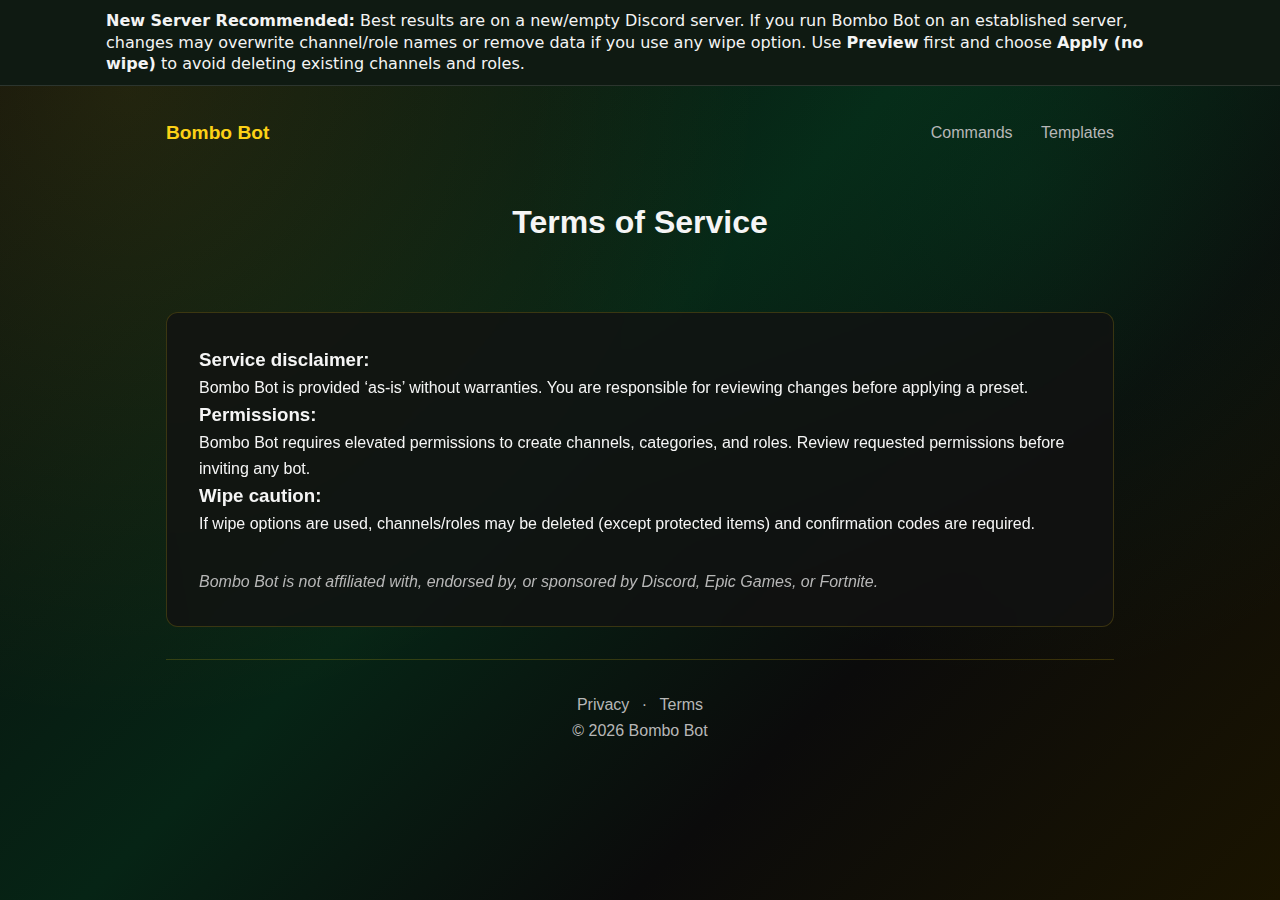
<file: terms.html>
<!doctype html>
<html lang="en">
<head>
    <meta charset="utf-8" />
    <meta name="viewport" content="width=device-width,initial-scale=1" />
    <title>Terms - Bombo Bot</title>
    <link rel="icon" type="image/png" href="assets/bot-icon.png">
    <link rel="stylesheet" href="assets/style.css">
</head>
<body>
<div id="safety-note" style="position:sticky;top:0;z-index:9999;background:#0f1a12;color:#f4f4f4;border-bottom:1px solid rgba(255,255,255,.12);">
  <div style="max-width:1100px;margin:0 auto;padding:10px 16px;font-family:system-ui,-apple-system,Segoe UI,Roboto,Arial,sans-serif;line-height:1.35;">
    <strong>New Server Recommended:</strong>
    Best results are on a new/empty Discord server. If you run Bombo Bot on an established server, changes may overwrite channel/role names or remove data if you use any wipe option. Use <strong>Preview</strong> first and choose <strong>Apply (no wipe)</strong> to avoid deleting existing channels and roles.
  </div>
</div>
</div>

    <div class="container">
        <nav class="navbar">
            <div class="brand"><a href="index.html" style="color: var(--gold); text-decoration: none;">Bombo Bot</a></div>
            <div class="nav-links">
                <a href="commands.html">Commands</a>
                <a href="templates.html">Templates</a>
            </div>
        </nav>

        <header class="content-header">
            <h1>Terms of Service</h1>
        </header>

        <main class="content-body">
            <h3>Service disclaimer:</h3>
            <p>Bombo Bot is provided ‘as-is’ without warranties. You are responsible for reviewing changes before applying a preset.</p>

            <h3>Permissions:</h3>
            <p>Bombo Bot requires elevated permissions to create channels, categories, and roles. Review requested permissions before inviting any bot.</p>

            <h3>Wipe caution:</h3>
            <p>If wipe options are used, channels/roles may be deleted (except protected items) and confirmation codes are required.</p>

            <p style="margin-top: 2rem; font-style: italic; color: var(--muted);">Bombo Bot is not affiliated with, endorsed by, or sponsored by Discord, Epic Games, or Fortnite.</p>
        </main>

        <footer class="footer">
            <div class="footer-links">
                <a href="privacy.html">Privacy</a>
                ·
                <a href="terms.html">Terms</a>
            </div>
            <p>© <span id="y"></span> Bombo Bot</p>
        </footer>
    </div>
    <script>document.getElementById("y").textContent = new Date().getFullYear();</script>
</body>
</html>
</file>
<file: assets/style.css>
:root {
    --black: #0b0b0b;
    --green: #00a650;
    --gold:  #fcd116;
    --text:  #f5f5f5;
    --muted: #b7b7b7;
    --panel-bg: rgba(17, 17, 17, 0.8);
    --border-color: rgba(252, 209, 22, 0.18);
}

* {
    box-sizing: border-box;
    margin: 0;
    padding: 0;
}

body {
    font-family: -apple-system, BlinkMacSystemFont, "Segoe UI", Roboto, Helvetica, Arial, sans-serif;
    color: var(--text);
    background:
        radial-gradient(circle at 10% 10%, rgba(252,209,22,0.1), transparent 45%),
        radial-gradient(circle at 80% 20%, rgba(0,166,80,0.1), transparent 40%),
        linear-gradient(135deg, #0b0b0b 0%, #062415 45%, #0b0b0b 70%, #1a1400 100%);
    background-attachment: fixed;
    line-height: 1.6;
}

.container {
    max-width: 980px;
    margin: 0 auto;
    padding: 1rem;
}

/* --- Navbar --- */
.navbar {
    display: flex;
    justify-content: space-between;
    align-items: center;
    padding: 1rem 0;
}

.navbar .brand {
    font-weight: 800;
    font-size: 1.2rem;
    color: var(--gold);
}

.navbar .nav-links a {
    color: var(--muted);
    text-decoration: none;
    margin-left: 1.5rem;
    transition: color 0.3s ease;
}

.navbar .nav-links a:hover {
    color: var(--gold);
}

/* --- Hero --- */
.hero {
    text-align: center;
    padding: 4rem 1rem;
}

.hero h1 {
    font-size: 2.5rem;
    margin-bottom: 1rem;
    line-height: 1.2;
}

.hero .subtext {
    color: var(--muted);
    font-size: 1.1rem;
    max-width: 60ch;
    margin: 0 auto 2rem;
}

.hero .cta-buttons {
    display: flex;
    justify-content: center;
    gap: 1rem;
    flex-wrap: wrap;
}

/* --- Buttons --- */
.btn {
    display: inline-block;
    padding: 0.75rem 1.5rem;
    border-radius: 8px;
    text-decoration: none;
    font-weight: bold;
    transition: all 0.3s ease;
    cursor: pointer;
    border: 2px solid transparent;
}

.btn-primary {
    background-color: var(--green);
    color: var(--text);
}

.btn-primary:hover {
    background-color: #008a42;
    transform: translateY(-2px);
}

.btn-secondary {
    background-color: var(--gold);
    color: var(--black);
}

.btn-secondary:hover {
    background-color: #e0b80d;
    transform: translateY(-2px);
}

.btn-outline {
    background-color: transparent;
    border-color: var(--green);
    color: var(--green);
}

.btn-outline:hover {
    background-color: var(--green);
    color: var(--text);
}

.btn:focus-visible {
    outline: 3px solid var(--gold);
    outline-offset: 2px;
}


/* --- Cards --- */
.card-grid {
    display: grid;
    grid-template-columns: 1fr;
    gap: 1.5rem;
    margin: 3rem 0;
}

@media (min-width: 768px) {
    .card-grid {
        grid-template-columns: repeat(3, 1fr);
    }
}

.card {
    background-color: var(--panel-bg);
    border: 1px solid var(--border-color);
    border-radius: 12px;
    padding: 1.5rem;
    backdrop-filter: blur(10px);
    box-shadow: 0 4px 20px rgba(0,0,0,0.2);
}

.card h3 {
    color: var(--gold);
    margin-bottom: 0.5rem;
}

.card p {
    color: var(--muted);
}

/* --- Code Block --- */
.code-block {
    background-color: var(--black);
    border: 1px solid var(--border-color);
    border-radius: 8px;
    padding: 1.5rem;
    font-family: 'SFMono-Regular', Consolas, 'Liberation Mono', Menlo, Courier, monospace;
    white-space: pre-wrap;
    text-align: left;
    margin: 2rem 0;
}

/* --- Footer --- */
.footer {
    text-align: center;
    padding: 2rem 0;
    margin-top: 2rem;
    border-top: 1px solid var(--border-color);
    color: var(--muted);
}

.footer-links a {
    color: var(--muted);
    text-decoration: none;
    margin: 0 0.5rem;
}

.footer-links a:hover {
    color: var(--gold);
}



/* --- Content Pages --- */

.content-header {

    text-align: center;

    padding: 2rem 0;

}



.content-body {

    background-color: var(--panel-bg);

    border: 1px solid var(--border-color);

    border-radius: 12px;

    padding: 2rem;

    backdrop-filter: blur(10px);

    margin-top: 2rem;

}



/* --- Support & FAQ --- */

.support-contact, .faq {

    margin: 3rem 0;

}



.support-template {

    margin-top: 2rem;

}



.support-template h3 {

    margin-bottom: 1rem;

}



.beta-note {

    margin-top: 1.5rem;

    padding: 1rem;

    background-color: rgba(0,0,0,0.2);

    border-radius: 8px;

}



.accordion-item {

    border-bottom: 1px solid var(--border-color);

}



.accordion-header {

    background: none;

    border: none;

    color: var(--text);

    padding: 1rem;

    width: 100%;

    text-align: left;

    font-size: 1.1rem;

    font-weight: bold;

    cursor: pointer;

    position: relative;

    padding-right: 2rem;

}



.accordion-header::after {

    content: '+';

    position: absolute;

    right: 1rem;

    font-size: 1.5rem;

    transition: transform 0.3s ease;

}



.accordion-header.active::after {

    transform: rotate(45deg);

}



.accordion-content {

    max-height: 0;

    overflow: hidden;

    transition: max-height 0.3s ease-out;

    padding: 0 1rem;

}



.accordion-content p {

    padding: 1rem 0;

}
</file>
<file: css/style.css>
/* ============================================
   Tamworth Bakery — Professional Stylesheet
   Developer: 1yr exp | Responsive + Accessible
   ============================================ */

@import url('https://fonts.googleapis.com/css2?family=Playfair+Display:ital,wght@0,400;0,500;0,600;0,700;1,400;1,500&family=Inter:wght@300;400;500;600&family=Lato:wght@300;400;700&display=swap');

/* ── CSS Custom Properties ── */
:root {
  --color-primary:    #2C1810;
  --color-accent:     #C8865A;
  --color-accent-light: #E8A87C;
  --color-bg:         #FDF8F2;
  --color-bg-warm:    #F5EBD8;
  --color-bg-dark:    #1E120C;
  --color-text:       #3D2B1F;
  --color-text-muted: #7A5C4A;
  --color-white:      #FFFFFF;
  --color-border:     #E8D8C4;

  --font-serif:  'Playfair Display', Georgia, serif;
  --font-sans:   'Inter', 'Lato', sans-serif;

  --shadow-sm:  0 1px 3px rgba(44,24,16,.08);
  --shadow-md:  0 4px 16px rgba(44,24,16,.12);
  --shadow-lg:  0 12px 40px rgba(44,24,16,.18);

  --radius-sm:  6px;
  --radius-md:  12px;
  --radius-lg:  24px;

  --transition: 0.28s cubic-bezier(0.4, 0, 0.2, 1);

  --max-width:  1160px;
  --nav-height: 72px;
}

/* ── Reset & Base ── */
*, *::before, *::after { box-sizing: border-box; margin: 0; padding: 0; }

html {
  scroll-behavior: smooth;
  font-size: 16px;
  -webkit-text-size-adjust: 100%;
}

body {
  font-family: var(--font-sans);
  background: var(--color-bg);
  color: var(--color-text);
  line-height: 1.7;
  overflow-x: hidden;
}

img { display: block; max-width: 100%; height: auto; }
a  { color: inherit; text-decoration: none; }
ul { list-style: none; }
button { font-family: inherit; cursor: pointer; border: none; background: none; }

/* ── Utility ── */
.container {
  max-width: var(--max-width);
  margin: 0 auto;
  padding: 0 24px;
}

.section-label {
  display: inline-block;
  font-family: var(--font-sans);
  font-size: 0.72rem;
  font-weight: 600;
  letter-spacing: 0.18em;
  text-transform: uppercase;
  color: var(--color-accent);
  margin-bottom: 12px;
}

.section-title {
  font-family: var(--font-serif);
  font-size: clamp(2rem, 4vw, 3rem);
  font-weight: 600;
  color: var(--color-primary);
  line-height: 1.2;
  margin-bottom: 20px;
}

.section-subtitle {
  font-size: 1.05rem;
  color: var(--color-text-muted);
  max-width: 560px;
  line-height: 1.75;
}

.btn {
  display: inline-flex;
  align-items: center;
  gap: 8px;
  padding: 14px 32px;
  border-radius: 100px;
  font-size: 0.9rem;
  font-weight: 600;
  letter-spacing: 0.03em;
  transition: var(--transition);
  cursor: pointer;
}

.btn-primary {
  background: var(--color-accent);
  color: var(--color-white);
  box-shadow: 0 4px 14px rgba(200,134,90,.35);
}
.btn-primary:hover {
  background: #b5723e;
  transform: translateY(-2px);
  box-shadow: 0 8px 24px rgba(200,134,90,.42);
}

.btn-outline {
  background: transparent;
  color: var(--color-primary);
  border: 2px solid var(--color-primary);
}
.btn-outline:hover {
  background: var(--color-primary);
  color: var(--color-white);
  transform: translateY(-2px);
}

.btn-light {
  background: rgba(255,255,255,.15);
  color: var(--color-white);
  border: 2px solid rgba(255,255,255,.4);
  backdrop-filter: blur(6px);
}
.btn-light:hover {
  background: var(--color-white);
  color: var(--color-primary);
  transform: translateY(-2px);
}

/* ── Navigation ── */
.nav {
  position: fixed;
  top: 0; left: 0; right: 0;
  z-index: 1000;
  height: var(--nav-height);
  transition: var(--transition);
}

.nav.scrolled {
  background: rgba(253,248,242,.96);
  backdrop-filter: blur(12px);
  -webkit-backdrop-filter: blur(12px);
  box-shadow: var(--shadow-sm);
}

.nav-inner {
  max-width: var(--max-width);
  margin: 0 auto;
  padding: 0 24px;
  height: 100%;
  display: flex;
  align-items: center;
  justify-content: space-between;
}

.nav-logo {
  font-family: var(--font-serif);
  font-size: 1.5rem;
  font-weight: 700;
  color: var(--color-white);
  transition: var(--transition);
  letter-spacing: -0.02em;
}
.nav.scrolled .nav-logo { color: var(--color-primary); }

.nav-logo span {
  color: var(--color-accent);
}

.nav-links {
  display: flex;
  align-items: center;
  gap: 36px;
}

.nav-link {
  font-size: 0.88rem;
  font-weight: 500;
  letter-spacing: 0.04em;
  color: rgba(255,255,255,.85);
  text-transform: uppercase;
  position: relative;
  padding: 4px 0;
  transition: var(--transition);
}
.nav.scrolled .nav-link { color: var(--color-text-muted); }

.nav-link::after {
  content: '';
  position: absolute;
  bottom: -2px; left: 0;
  width: 0; height: 2px;
  background: var(--color-accent);
  transition: var(--transition);
  border-radius: 2px;
}
.nav-link:hover::after,
.nav-link.active::after { width: 100%; }
.nav-link:hover,
.nav-link.active { color: var(--color-accent); }
.nav.scrolled .nav-link:hover,
.nav.scrolled .nav-link.active { color: var(--color-accent); }

.nav-cta {
  padding: 10px 24px;
  background: var(--color-accent);
  color: var(--color-white) !important;
  border-radius: 100px;
  font-size: 0.85rem;
  font-weight: 600;
  transition: var(--transition);
}
.nav-cta:hover { background: #b5723e; }
.nav-cta::after { display: none; }

/* Mobile menu */
.nav-hamburger {
  display: none;
  flex-direction: column;
  gap: 5px;
  padding: 8px;
  cursor: pointer;
}
.nav-hamburger span {
  display: block;
  width: 24px; height: 2px;
  background: var(--color-white);
  border-radius: 2px;
  transition: var(--transition);
}
.nav.scrolled .nav-hamburger span { background: var(--color-primary); }

/* ── Hero ── */
.hero {
  position: relative;
  min-height: 100vh;
  display: flex;
  align-items: center;
  overflow: hidden;
}

.hero-bg {
  position: absolute;
  inset: 0;
  background:
    linear-gradient(160deg, rgba(30,18,12,.72) 0%, rgba(44,24,16,.55) 60%, rgba(200,134,90,.25) 100%),
    url('../images/hero.jpg') center/cover no-repeat;
}

.hero-bg::after {
  content: '';
  position: absolute;
  inset: 0;
  background: radial-gradient(ellipse at 70% 50%, rgba(200,134,90,.12) 0%, transparent 60%);
}

.hero-content {
  position: relative;
  z-index: 1;
  max-width: var(--max-width);
  margin: 0 auto;
  padding: 120px 24px 80px;
  display: grid;
  grid-template-columns: 1fr 1fr;
  align-items: center;
  gap: 80px;
  width: 100%;
}

.hero-eyebrow {
  display: flex;
  align-items: center;
  gap: 12px;
  margin-bottom: 20px;
}
.hero-eyebrow-line {
  width: 40px; height: 1px;
  background: var(--color-accent-light);
}
.hero-eyebrow-text {
  font-size: 0.75rem;
  font-weight: 600;
  letter-spacing: 0.2em;
  text-transform: uppercase;
  color: var(--color-accent-light);
}

.hero-title {
  font-family: var(--font-serif);
  font-size: clamp(2.8rem, 6vw, 4.4rem);
  font-weight: 700;
  color: var(--color-white);
  line-height: 1.1;
  margin-bottom: 24px;
}
.hero-title em {
  font-style: italic;
  color: var(--color-accent-light);
}

.hero-desc {
  font-size: 1.05rem;
  color: rgba(255,255,255,.78);
  line-height: 1.8;
  margin-bottom: 36px;
  max-width: 480px;
}

.hero-actions {
  display: flex;
  gap: 16px;
  flex-wrap: wrap;
}

.hero-card {
  background: rgba(253,248,242,.1);
  backdrop-filter: blur(16px);
  -webkit-backdrop-filter: blur(16px);
  border: 1px solid rgba(255,255,255,.15);
  border-radius: var(--radius-lg);
  padding: 36px;
  color: var(--color-white);
}

.hero-card-title {
  font-family: var(--font-serif);
  font-size: 1.25rem;
  font-weight: 600;
  margin-bottom: 20px;
  color: var(--color-accent-light);
}

.hours-list { display: flex; flex-direction: column; gap: 12px; }
.hours-item {
  display: flex;
  justify-content: space-between;
  align-items: center;
  gap: 16px;
  padding: 10px 0;
  border-bottom: 1px solid rgba(255,255,255,.08);
  font-size: 0.88rem;
}
.hours-item:last-child { border-bottom: none; }
.hours-day { font-weight: 500; color: rgba(255,255,255,.7); }
.hours-time { font-weight: 600; color: var(--color-white); }
.hours-tag {
  font-size: 0.7rem;
  font-weight: 600;
  letter-spacing: 0.08em;
  padding: 3px 8px;
  border-radius: 100px;
  background: rgba(200,134,90,.3);
  color: var(--color-accent-light);
  text-transform: uppercase;
}

.hero-scroll {
  position: absolute;
  bottom: 36px;
  left: 50%;
  transform: translateX(-50%);
  display: flex;
  flex-direction: column;
  align-items: center;
  gap: 8px;
  color: rgba(255,255,255,.5);
  font-size: 0.72rem;
  letter-spacing: 0.12em;
  text-transform: uppercase;
  cursor: pointer;
  transition: var(--transition);
}
.hero-scroll:hover { color: rgba(255,255,255,.8); }
.hero-scroll-line {
  width: 1px;
  height: 48px;
  background: linear-gradient(to bottom, rgba(255,255,255,.4), transparent);
  animation: scrollPulse 2s ease-in-out infinite;
}

@keyframes scrollPulse {
  0%, 100% { opacity: 0.4; transform: scaleY(1); }
  50% { opacity: 1; transform: scaleY(1.2); }
}

/* ── About Strip ── */
.about-strip {
  background: var(--color-primary);
  padding: 24px 0;
}
.about-strip-inner {
  max-width: var(--max-width);
  margin: 0 auto;
  padding: 0 24px;
  display: flex;
  align-items: center;
  justify-content: space-between;
  gap: 24px;
  flex-wrap: wrap;
}
.about-strip-item {
  display: flex;
  align-items: center;
  gap: 12px;
  color: rgba(255,255,255,.8);
  font-size: 0.88rem;
}
.about-strip-icon {
  width: 36px; height: 36px;
  background: rgba(200,134,90,.2);
  border-radius: 50%;
  display: flex;
  align-items: center;
  justify-content: center;
  font-size: 1rem;
  flex-shrink: 0;
}
.about-strip-divider {
  width: 1px; height: 32px;
  background: rgba(255,255,255,.12);
}

/* ── Section Layout ── */
.section { padding: 96px 0; }
.section-sm { padding: 64px 0; }

/* ── Specials ── */
.specials { background: var(--color-bg); }

.specials-header {
  text-align: center;
  margin-bottom: 60px;
}
.specials-header .section-subtitle {
  margin: 0 auto;
}

.specials-grid {
  display: grid;
  grid-template-columns: repeat(3, 1fr);
  gap: 28px;
}

.special-card {
  background: var(--color-white);
  border-radius: var(--radius-md);
  overflow: hidden;
  box-shadow: var(--shadow-sm);
  transition: var(--transition);
  cursor: default;
  border: 1px solid var(--color-border);
}
.special-card:hover {
  transform: translateY(-6px);
  box-shadow: var(--shadow-lg);
}

.special-card-img {
  height: 200px;
  overflow: hidden;
  position: relative;
}
.special-card-img img {
  width: 100%; height: 100%;
  object-fit: cover;
  transition: transform 0.5s ease;
}
.special-card:hover .special-card-img img {
  transform: scale(1.06);
}
.special-card-tag {
  position: absolute;
  top: 14px; left: 14px;
  background: var(--color-accent);
  color: var(--color-white);
  font-size: 0.7rem;
  font-weight: 700;
  letter-spacing: 0.1em;
  text-transform: uppercase;
  padding: 4px 10px;
  border-radius: 100px;
}

.special-card-body { padding: 24px; }
.special-card-day {
  font-size: 0.72rem;
  font-weight: 600;
  letter-spacing: 0.15em;
  text-transform: uppercase;
  color: var(--color-accent);
  margin-bottom: 8px;
}
.special-card-name {
  font-family: var(--font-serif);
  font-size: 1.35rem;
  font-weight: 600;
  color: var(--color-primary);
  margin-bottom: 10px;
}
.special-card-desc {
  font-size: 0.88rem;
  color: var(--color-text-muted);
  line-height: 1.65;
}

/* ── Menu Section ── */
.menu-section { background: var(--color-bg-warm); }

.menu-grid {
  display: grid;
  grid-template-columns: 1fr 1fr;
  gap: 60px;
  align-items: start;
}

.menu-col-title {
  font-family: var(--font-serif);
  font-size: 1.6rem;
  font-weight: 600;
  color: var(--color-primary);
  margin-bottom: 28px;
  padding-bottom: 16px;
  border-bottom: 2px solid var(--color-border);
  display: flex;
  align-items: center;
  gap: 10px;
}

.menu-items { display: flex; flex-direction: column; gap: 4px; }

.menu-item {
  display: flex;
  align-items: center;
  gap: 12px;
  padding: 14px 16px;
  border-radius: var(--radius-sm);
  transition: var(--transition);
  cursor: default;
}
.menu-item:hover {
  background: rgba(200,134,90,.08);
}
.menu-item-dot {
  width: 6px; height: 6px;
  border-radius: 50%;
  background: var(--color-accent);
  flex-shrink: 0;
}
.menu-item-name {
  font-size: 0.95rem;
  font-weight: 500;
  color: var(--color-text);
  flex: 1;
}
.menu-item-note {
  font-size: 0.78rem;
  color: var(--color-text-muted);
  font-style: italic;
}

.menu-note {
  margin-top: 32px;
  padding: 20px 24px;
  background: rgba(200,134,90,.1);
  border-left: 3px solid var(--color-accent);
  border-radius: 0 var(--radius-sm) var(--radius-sm) 0;
  font-size: 0.88rem;
  color: var(--color-text-muted);
  line-height: 1.7;
  font-style: italic;
}

/* ── About Section ── */
.about-section { background: var(--color-bg); }

.about-layout {
  display: grid;
  grid-template-columns: 1fr 1fr;
  gap: 80px;
  align-items: center;
}

.about-images {
  position: relative;
  height: 560px;
}
.about-img-main {
  position: absolute;
  top: 0; left: 0;
  width: 75%; height: 80%;
  border-radius: var(--radius-md);
  overflow: hidden;
  box-shadow: var(--shadow-lg);
}
.about-img-main img {
  width: 100%; height: 100%;
  object-fit: cover;
}
.about-img-secondary {
  position: absolute;
  bottom: 0; right: 0;
  width: 55%; height: 50%;
  border-radius: var(--radius-md);
  overflow: hidden;
  box-shadow: var(--shadow-lg);
  border: 4px solid var(--color-white);
}
.about-img-secondary img {
  width: 100%; height: 100%;
  object-fit: cover;
}
.about-img-badge {
  position: absolute;
  top: 50%; left: 60%;
  transform: translate(-50%, -50%);
  z-index: 1;
  background: var(--color-accent);
  color: var(--color-white);
  width: 100px; height: 100px;
  border-radius: 50%;
  display: flex;
  flex-direction: column;
  align-items: center;
  justify-content: center;
  text-align: center;
  box-shadow: var(--shadow-md);
  border: 3px solid var(--color-white);
}
.about-img-badge-num {
  font-family: var(--font-serif);
  font-size: 1.6rem;
  font-weight: 700;
  line-height: 1;
}
.about-img-badge-text {
  font-size: 0.6rem;
  font-weight: 600;
  text-transform: uppercase;
  letter-spacing: 0.06em;
  opacity: 0.9;
}

.about-text {}
.about-text .section-subtitle { margin-bottom: 24px; }

.about-features {
  display: grid;
  grid-template-columns: 1fr 1fr;
  gap: 16px;
  margin: 32px 0;
}
.about-feature {
  display: flex;
  align-items: flex-start;
  gap: 10px;
}
.about-feature-icon {
  width: 36px; height: 36px;
  background: var(--color-bg-warm);
  border-radius: var(--radius-sm);
  display: flex;
  align-items: center;
  justify-content: center;
  font-size: 1rem;
  flex-shrink: 0;
  margin-top: 2px;
}
.about-feature-text {
  font-size: 0.88rem;
  color: var(--color-text-muted);
  line-height: 1.55;
}
.about-feature-text strong {
  display: block;
  color: var(--color-primary);
  font-weight: 600;
  margin-bottom: 2px;
}

/* ── Gallery ── */
.gallery-section { background: var(--color-bg-warm); padding: 64px 0; }

.gallery-header {
  text-align: center;
  margin-bottom: 48px;
}

.gallery-grid {
  display: grid;
  grid-template-columns: repeat(4, 1fr);
  grid-template-rows: 220px 220px;
  gap: 14px;
}
.gallery-item {
  border-radius: var(--radius-md);
  overflow: hidden;
  cursor: pointer;
  position: relative;
}
.gallery-item:first-child {
  grid-column: span 2;
  grid-row: span 2;
}
.gallery-item img {
  width: 100%; height: 100%;
  object-fit: cover;
  transition: transform 0.5s ease;
}
.gallery-item:hover img { transform: scale(1.06); }
.gallery-item-overlay {
  position: absolute;
  inset: 0;
  background: rgba(44,24,16,.45);
  opacity: 0;
  transition: var(--transition);
  display: flex;
  align-items: center;
  justify-content: center;
  color: var(--color-white);
  font-size: 1.6rem;
}
.gallery-item:hover .gallery-item-overlay { opacity: 1; }

/* ── Location / Contact ── */
.contact-section { background: var(--color-bg); }

.contact-layout {
  display: grid;
  grid-template-columns: 1fr 1fr;
  gap: 80px;
  align-items: start;
}

.contact-info { }
.contact-info .section-subtitle { margin-bottom: 36px; }

.contact-cards { display: flex; flex-direction: column; gap: 16px; margin-bottom: 36px; }

.contact-card {
  display: flex;
  align-items: flex-start;
  gap: 16px;
  padding: 20px;
  background: var(--color-white);
  border-radius: var(--radius-md);
  border: 1px solid var(--color-border);
  transition: var(--transition);
}
.contact-card:hover {
  box-shadow: var(--shadow-md);
  border-color: var(--color-accent);
}
.contact-card-icon {
  width: 44px; height: 44px;
  background: var(--color-bg-warm);
  border-radius: var(--radius-sm);
  display: flex;
  align-items: center;
  justify-content: center;
  font-size: 1.1rem;
  flex-shrink: 0;
}
.contact-card-label {
  font-size: 0.75rem;
  font-weight: 600;
  letter-spacing: 0.1em;
  text-transform: uppercase;
  color: var(--color-accent);
  margin-bottom: 4px;
}
.contact-card-value {
  font-size: 0.95rem;
  font-weight: 500;
  color: var(--color-primary);
}
.contact-card-value a:hover { color: var(--color-accent); }

/* Contact Form */
.contact-form-wrap {}

.form-title {
  font-family: var(--font-serif);
  font-size: 1.6rem;
  font-weight: 600;
  color: var(--color-primary);
  margin-bottom: 28px;
}

.form-group { margin-bottom: 20px; }

.form-row {
  display: grid;
  grid-template-columns: 1fr 1fr;
  gap: 16px;
}

label {
  display: block;
  font-size: 0.82rem;
  font-weight: 600;
  letter-spacing: 0.04em;
  color: var(--color-text-muted);
  margin-bottom: 8px;
  text-transform: uppercase;
}

input, textarea, select {
  width: 100%;
  padding: 13px 16px;
  font-family: var(--font-sans);
  font-size: 0.95rem;
  color: var(--color-text);
  background: var(--color-white);
  border: 1.5px solid var(--color-border);
  border-radius: var(--radius-sm);
  transition: var(--transition);
  outline: none;
}
input:focus, textarea:focus, select:focus {
  border-color: var(--color-accent);
  box-shadow: 0 0 0 3px rgba(200,134,90,.12);
}
textarea { resize: vertical; min-height: 120px; }

.form-submit {
  width: 100%;
  padding: 15px;
  background: var(--color-accent);
  color: var(--color-white);
  border-radius: var(--radius-sm);
  font-size: 0.95rem;
  font-weight: 600;
  letter-spacing: 0.04em;
  transition: var(--transition);
}
.form-submit:hover {
  background: #b5723e;
  transform: translateY(-2px);
  box-shadow: 0 6px 20px rgba(200,134,90,.35);
}

.form-success {
  display: none;
  text-align: center;
  padding: 36px;
  background: rgba(200,134,90,.08);
  border-radius: var(--radius-md);
  border: 1px solid rgba(200,134,90,.2);
}
.form-success.visible { display: block; }
.form-success-icon { font-size: 2.5rem; margin-bottom: 12px; }
.form-success-title {
  font-family: var(--font-serif);
  font-size: 1.4rem;
  font-weight: 600;
  color: var(--color-primary);
  margin-bottom: 8px;
}
.form-success-text { font-size: 0.9rem; color: var(--color-text-muted); }

/* ── Map ── */
.map-section { height: 380px; position: relative; overflow: hidden; }
.map-section iframe {
  width: 100%; height: 100%;
  border: 0;
  filter: saturate(0.7) contrast(1.05);
}
.map-pin {
  position: absolute;
  top: 50%; left: 50%;
  transform: translate(-50%, -50%);
  pointer-events: none;
}

/* ── CTA Banner ── */
.cta-banner {
  background: var(--color-bg-dark);
  padding: 80px 0;
  text-align: center;
  position: relative;
  overflow: hidden;
}
.cta-banner::before {
  content: '';
  position: absolute;
  inset: 0;
  background: radial-gradient(ellipse at 50% 100%, rgba(200,134,90,.2) 0%, transparent 65%);
}
.cta-banner-inner { position: relative; z-index: 1; }
.cta-banner .section-label { color: var(--color-accent-light); }
.cta-banner-title {
  font-family: var(--font-serif);
  font-size: clamp(2rem, 4vw, 3rem);
  font-weight: 600;
  color: var(--color-white);
  margin-bottom: 16px;
}
.cta-banner-sub {
  font-size: 1.05rem;
  color: rgba(255,255,255,.6);
  margin-bottom: 36px;
  max-width: 480px;
  margin-left: auto;
  margin-right: auto;
}
.cta-actions { display: flex; gap: 16px; justify-content: center; flex-wrap: wrap; }

/* ── Footer ── */
.footer {
  background: var(--color-primary);
  color: rgba(255,255,255,.7);
  padding: 56px 0 32px;
}

.footer-grid {
  display: grid;
  grid-template-columns: 2fr 1fr 1fr 1fr;
  gap: 48px;
  margin-bottom: 48px;
}

.footer-brand {}
.footer-logo {
  font-family: var(--font-serif);
  font-size: 1.5rem;
  font-weight: 700;
  color: var(--color-white);
  margin-bottom: 14px;
}
.footer-logo span { color: var(--color-accent); }
.footer-tagline {
  font-size: 0.88rem;
  line-height: 1.7;
  margin-bottom: 24px;
}
.social-links { display: flex; gap: 10px; }
.social-link {
  width: 38px; height: 38px;
  background: rgba(255,255,255,.08);
  border-radius: 50%;
  display: flex;
  align-items: center;
  justify-content: center;
  font-size: 0.9rem;
  color: rgba(255,255,255,.7);
  transition: var(--transition);
  text-decoration: none;
}
.social-link:hover {
  background: var(--color-accent);
  color: var(--color-white);
  transform: translateY(-2px);
}

.footer-col-title {
  font-size: 0.75rem;
  font-weight: 700;
  letter-spacing: 0.15em;
  text-transform: uppercase;
  color: var(--color-white);
  margin-bottom: 18px;
}
.footer-links { display: flex; flex-direction: column; gap: 10px; }
.footer-link {
  font-size: 0.88rem;
  color: rgba(255,255,255,.6);
  transition: var(--transition);
}
.footer-link:hover { color: var(--color-accent); }

.footer-hours-list { display: flex; flex-direction: column; gap: 8px; }
.footer-hours-item {
  display: flex;
  justify-content: space-between;
  gap: 12px;
  font-size: 0.82rem;
}
.footer-hours-day { color: rgba(255,255,255,.5); }
.footer-hours-time { color: rgba(255,255,255,.8); font-weight: 500; }

.footer-bottom {
  border-top: 1px solid rgba(255,255,255,.08);
  padding-top: 28px;
  display: flex;
  align-items: center;
  justify-content: space-between;
  flex-wrap: wrap;
  gap: 12px;
}
.footer-copy {
  font-size: 0.8rem;
  color: rgba(255,255,255,.4);
}
.footer-bottom-links {
  display: flex;
  gap: 20px;
}
.footer-bottom-link {
  font-size: 0.8rem;
  color: rgba(255,255,255,.4);
  transition: var(--transition);
}
.footer-bottom-link:hover { color: var(--color-accent); }

/* ── Page Header ── */
.page-header {
  background: var(--color-primary);
  padding: 140px 0 64px;
  text-align: center;
  position: relative;
  overflow: hidden;
}
.page-header::before {
  content: '';
  position: absolute;
  inset: 0;
  background:
    radial-gradient(ellipse at 60% 50%, rgba(200,134,90,.18) 0%, transparent 60%),
    url('../images/gallery1.jpg') center/cover no-repeat;
  opacity: 0.25;
}
.page-header-inner { position: relative; z-index: 1; }
.page-header-title {
  font-family: var(--font-serif);
  font-size: clamp(2.2rem, 5vw, 3.5rem);
  font-weight: 700;
  color: var(--color-white);
  margin-bottom: 12px;
}
.page-header-sub {
  font-size: 1.05rem;
  color: rgba(255,255,255,.65);
}

/* ── Reservations ── */
.reservations-section { background: var(--color-bg); }
.reservations-layout {
  display: grid;
  grid-template-columns: 1fr 1.2fr;
  gap: 80px;
  align-items: start;
}
.reservation-info {}
.reservation-info .section-subtitle { margin-bottom: 32px; }

.res-policy {
  display: flex;
  flex-direction: column;
  gap: 16px;
  margin-top: 32px;
}
.res-policy-item {
  display: flex;
  align-items: flex-start;
  gap: 12px;
  padding: 16px;
  background: var(--color-bg-warm);
  border-radius: var(--radius-sm);
  font-size: 0.88rem;
  color: var(--color-text-muted);
  line-height: 1.6;
}
.res-policy-icon { font-size: 1.1rem; flex-shrink: 0; margin-top: 1px; }

/* ── Animations ── */
.fade-up {
  opacity: 0;
  transform: translateY(28px);
  transition: opacity 0.6s ease, transform 0.6s ease;
}
.fade-up.visible {
  opacity: 1;
  transform: translateY(0);
}
.fade-up.delay-1 { transition-delay: 0.1s; }
.fade-up.delay-2 { transition-delay: 0.2s; }
.fade-up.delay-3 { transition-delay: 0.3s; }
.fade-up.delay-4 { transition-delay: 0.4s; }

/* ── Responsive ── */
@media (max-width: 1024px) {
  .hero-content { grid-template-columns: 1fr; gap: 40px; max-width: 660px; }
  .hero-card { display: none; }
  .specials-grid { grid-template-columns: 1fr 1fr; }
  .about-layout { grid-template-columns: 1fr; gap: 48px; }
  .about-images { height: 380px; }
  .gallery-grid { grid-template-columns: repeat(3, 1fr); grid-template-rows: 200px 200px; }
  .gallery-item:first-child { grid-column: span 2; }
  .footer-grid { grid-template-columns: 1fr 1fr; gap: 32px; }
  .reservations-layout { grid-template-columns: 1fr; }
}

@media (max-width: 768px) {
  :root { --nav-height: 64px; }

  .nav-links { display: none; }
  .nav-hamburger { display: flex; }

  .nav-links.open {
    display: flex;
    flex-direction: column;
    position: fixed;
    top: var(--nav-height);
    left: 0; right: 0;
    background: rgba(253,248,242,.97);
    backdrop-filter: blur(12px);
    padding: 24px;
    gap: 8px;
    border-top: 1px solid var(--color-border);
    box-shadow: var(--shadow-lg);
  }
  .nav-links.open .nav-link { color: var(--color-text); }
  .nav-links.open .nav-cta { text-align: center; }

  .hero-title { font-size: 2.4rem; }
  .specials-grid { grid-template-columns: 1fr; }
  .menu-grid { grid-template-columns: 1fr; gap: 40px; }
  .about-features { grid-template-columns: 1fr; }
  .gallery-grid {
    grid-template-columns: 1fr 1fr;
    grid-template-rows: repeat(3, 180px);
  }
  .gallery-item:first-child { grid-column: span 2; }
  .contact-layout { grid-template-columns: 1fr; gap: 48px; }
  .form-row { grid-template-columns: 1fr; }
  .footer-grid { grid-template-columns: 1fr; }
  .footer-bottom { flex-direction: column; text-align: center; }
  .about-strip-divider { display: none; }
  .about-strip-inner { justify-content: flex-start; gap: 16px; }
}

@media (max-width: 480px) {
  .section { padding: 64px 0; }
  .hero-actions { flex-direction: column; }
  .gallery-grid { grid-template-columns: 1fr; grid-template-rows: none; }
  .gallery-item:first-child { grid-column: auto; }
  .gallery-item { height: 200px; }
  .cta-actions { flex-direction: column; align-items: center; }
}
</file>
